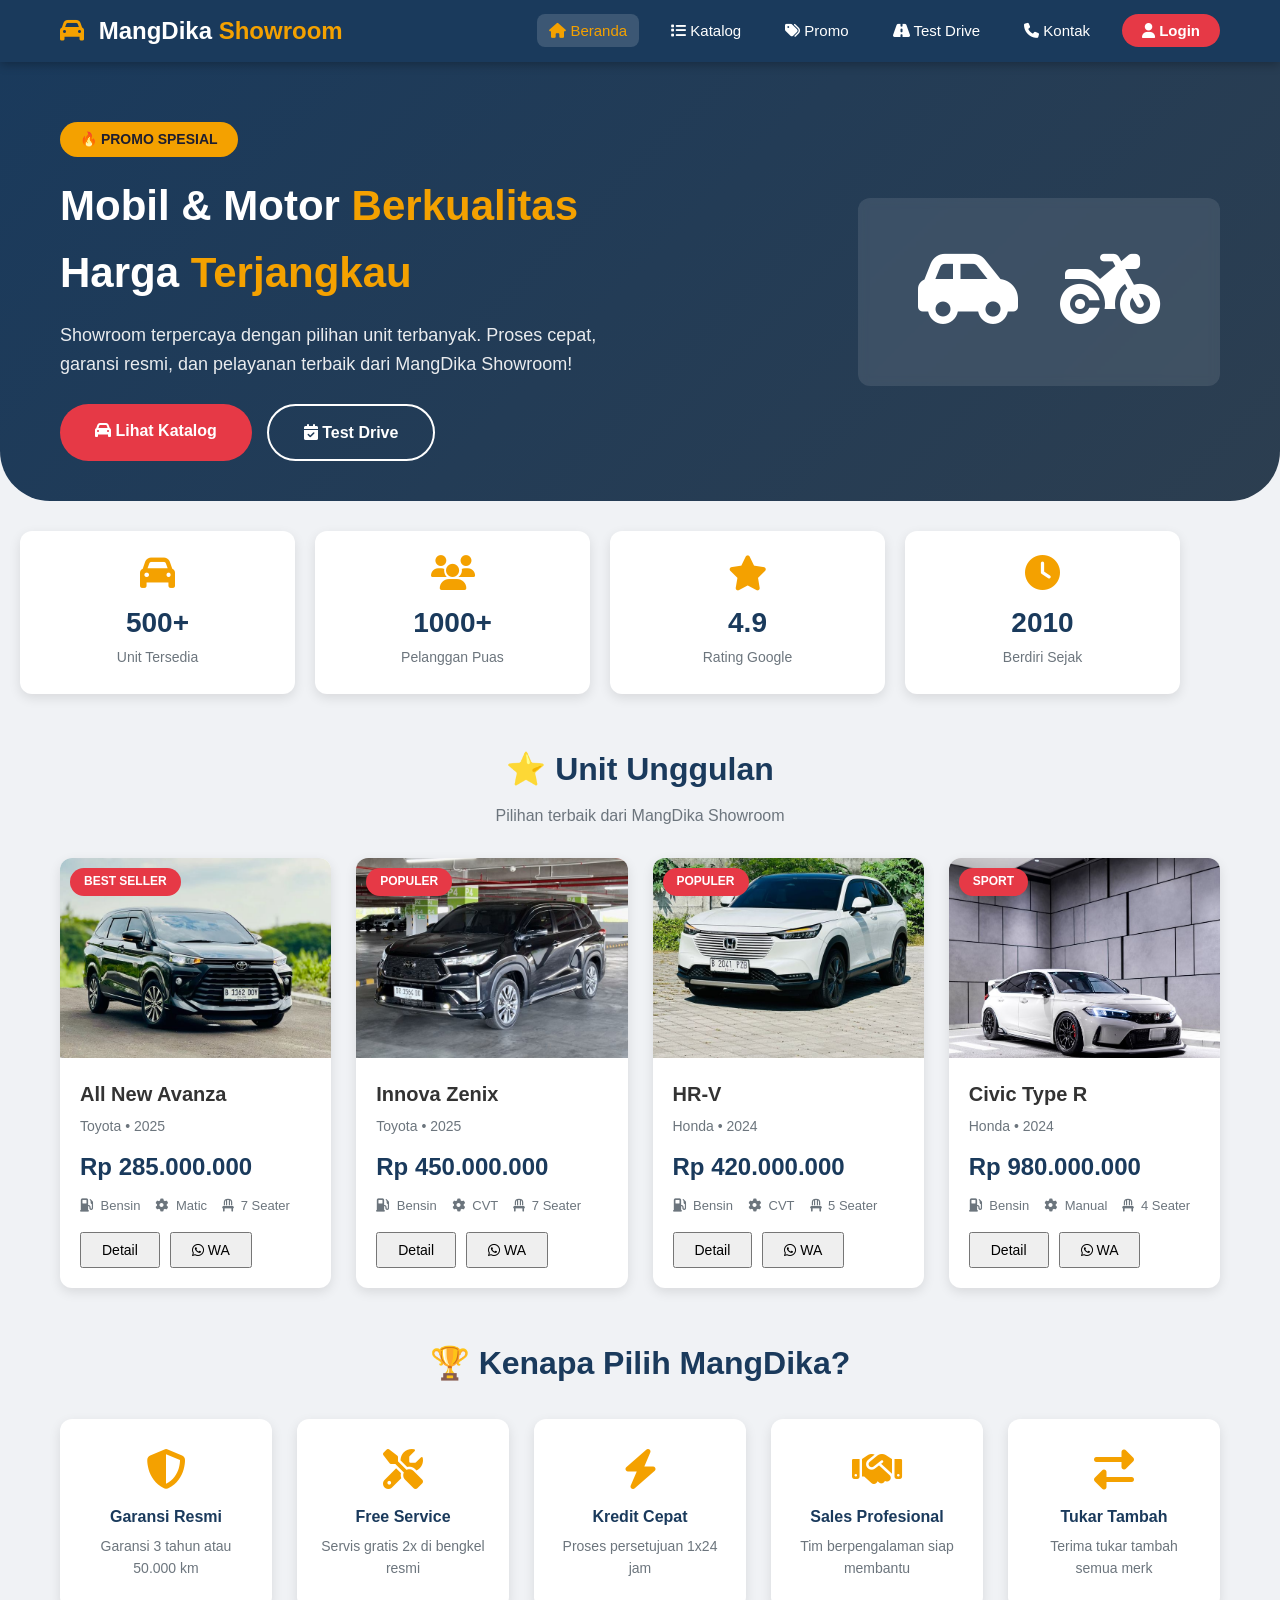
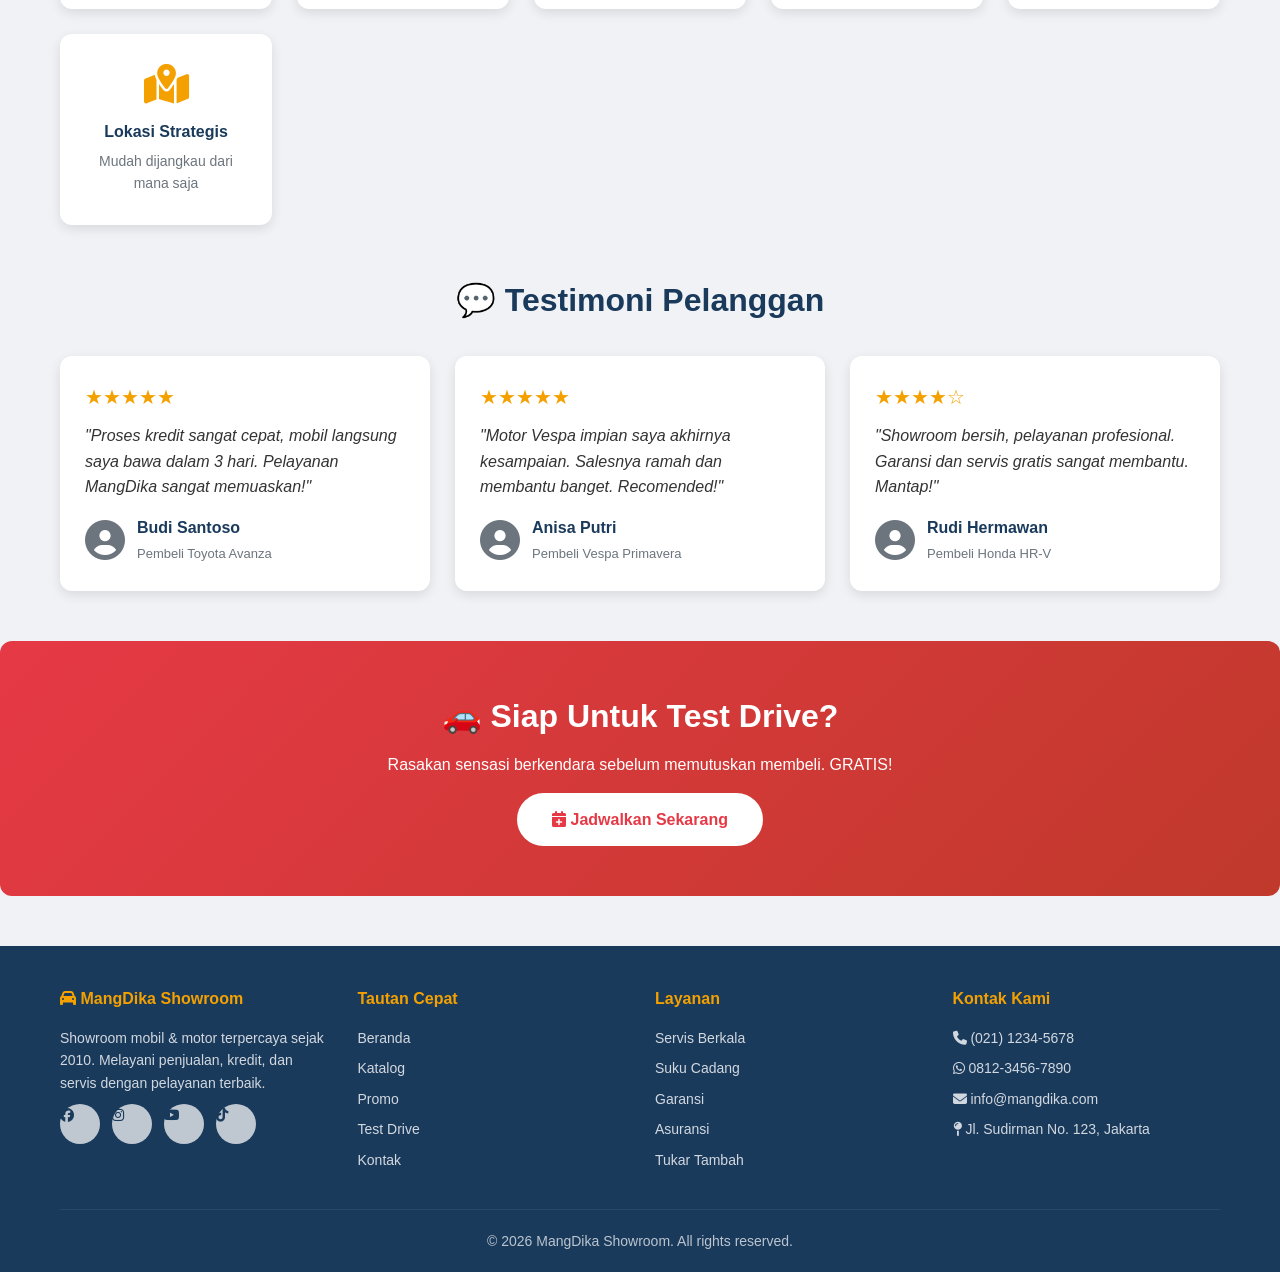
<file: index.html>
<!DOCTYPE html>
<html lang="id">
<head>
    <meta charset="UTF-8">
    <meta name="viewport" content="width=device-width, initial-scale=1.0">
    <title>MangDika Showroom - Beranda</title>
    <link rel="stylesheet" href="https://cdnjs.cloudflare.com/ajax/libs/font-awesome/6.5.0/css/all.min.css">
    <link rel="stylesheet" href="css/style.css">
</head>
<body>

    <!-- ===== NAVBAR ===== -->
    <nav class="navbar">
        <div class="container nav-container">
            <div class="logo">
                <i class="fas fa-car"></i> MangDika <span>Showroom</span>
            </div>
            
            <ul class="nav-menu" id="navMenu">
                <li><a href="index.html" class="active"><i class="fas fa-home"></i> Beranda</a></li>
                <li><a href="katalog.html"><i class="fas fa-list"></i> Katalog</a></li>
                <li><a href="promo.html"><i class="fas fa-tags"></i> Promo</a></li>
                <li><a href="testdrive.html"><i class="fas fa-road"></i> Test Drive</a></li>
                <li><a href="kontak.html"><i class="fas fa-phone"></i> Kontak</a></li>
                <li><a href="login.html" class="btn-login"><i class="fas fa-user"></i> Login</a></li>
            </ul>
            
            <div class="hamburger" id="hamburger">
                <span></span>
                <span></span>
                <span></span>
            </div>
        </div>
    </nav>

    <!-- ===== HERO ===== -->
    <section class="hero">
        <div class="container hero-content">
            <div class="hero-text">
                <div class="hero-badge">🔥 PROMO SPESIAL</div>
                <h1>Mobil & Motor <span>Berkualitas</span><br>Harga <span>Terjangkau</span></h1>
                <p>Showroom terpercaya dengan pilihan unit terbanyak. Proses cepat, garansi resmi, dan pelayanan terbaik dari MangDika Showroom!</p>
                <div class="hero-buttons">
                    <a href="katalog.html" class="btn btn-primary"><i class="fas fa-car"></i> Lihat Katalog</a>
                    <a href="testdrive.html" class="btn btn-outline"><i class="fas fa-calendar-check"></i> Test Drive</a>
                </div>
            </div>
            <div class="hero-image">
                <i class="fas fa-car-side"></i>
                <i class="fas fa-motorcycle"></i>
            </div>
        </div>
    </section>

    <!-- ===== STATISTIK ===== -->
    <section class="stats">
        <div class="container stats-grid">
            <div class="stat-item">
                <i class="fas fa-car"></i>
                <h3>500+</h3>
                <p>Unit Tersedia</p>
            </div>
            <div class="stat-item">
                <i class="fas fa-users"></i>
                <h3>1000+</h3>
                <p>Pelanggan Puas</p>
            </div>
            <div class="stat-item">
                <i class="fas fa-star"></i>
                <h3>4.9</h3>
                <p>Rating Google</p>
            </div>
            <div class="stat-item">
                <i class="fas fa-clock"></i>
                <h3>2010</h3>
                <p>Berdiri Sejak</p>
            </div>
        </div>
    </section>

    <!-- ===== UNIT UNGGULAN ===== -->
    <section class="featured">
        <div class="container">
            <div class="section-title">
                <h2>⭐ Unit Unggulan</h2>
                <p>Pilihan terbaik dari MangDika Showroom</p>
            </div>
            <div class="unit-grid" id="featuredUnits">
                <!-- Unit akan di-load via JavaScript -->
            </div>
        </div>
    </section>

    <!-- ===== KEUNGGULAN ===== -->
    <section class="advantages">
        <div class="container">
            <div class="section-title">
                <h2>🏆 Kenapa Pilih MangDika?</h2>
            </div>
            <div class="advantages-grid">
                <div class="advantage-item">
                    <i class="fas fa-shield-alt"></i>
                    <h4>Garansi Resmi</h4>
                    <p>Garansi 3 tahun atau 50.000 km</p>
                </div>
                <div class="advantage-item">
                    <i class="fas fa-tools"></i>
                    <h4>Free Service</h4>
                    <p>Servis gratis 2x di bengkel resmi</p>
                </div>
                <div class="advantage-item">
                    <i class="fas fa-bolt"></i>
                    <h4>Kredit Cepat</h4>
                    <p>Proses persetujuan 1x24 jam</p>
                </div>
                <div class="advantage-item">
                    <i class="fas fa-handshake"></i>
                    <h4>Sales Profesional</h4>
                    <p>Tim berpengalaman siap membantu</p>
                </div>
                <div class="advantage-item">
                    <i class="fas fa-exchange-alt"></i>
                    <h4>Tukar Tambah</h4>
                    <p>Terima tukar tambah semua merk</p>
                </div>
                <div class="advantage-item">
                    <i class="fas fa-map-marked-alt"></i>
                    <h4>Lokasi Strategis</h4>
                    <p>Mudah dijangkau dari mana saja</p>
                </div>
            </div>
        </div>
    </section>

    <!-- ===== TESTIMONI ===== -->
    <section class="testimonials">
        <div class="container">
            <div class="section-title">
                <h2>💬 Testimoni Pelanggan</h2>
            </div>
            <div class="testimoni-grid">
                <div class="testi-card">
                    <div class="stars">★★★★★</div>
                    <p>"Proses kredit sangat cepat, mobil langsung saya bawa dalam 3 hari. Pelayanan MangDika sangat memuaskan!"</p>
                    <div class="testi-author">
                        <i class="fas fa-user-circle"></i>
                        <div>
                            <strong>Budi Santoso</strong>
                            <span>Pembeli Toyota Avanza</span>
                        </div>
                    </div>
                </div>
                <div class="testi-card">
                    <div class="stars">★★★★★</div>
                    <p>"Motor Vespa impian saya akhirnya kesampaian. Salesnya ramah dan membantu banget. Recomended!"</p>
                    <div class="testi-author">
                        <i class="fas fa-user-circle"></i>
                        <div>
                            <strong>Anisa Putri</strong>
                            <span>Pembeli Vespa Primavera</span>
                        </div>
                    </div>
                </div>
                <div class="testi-card">
                    <div class="stars">★★★★☆</div>
                    <p>"Showroom bersih, pelayanan profesional. Garansi dan servis gratis sangat membantu. Mantap!"</p>
                    <div class="testi-author">
                        <i class="fas fa-user-circle"></i>
                        <div>
                            <strong>Rudi Hermawan</strong>
                            <span>Pembeli Honda HR-V</span>
                        </div>
                    </div>
                </div>
            </div>
        </div>
    </section>

    <!-- ===== CTA ===== -->
    <section class="cta-banner">
        <div class="container">
            <h2>🚗 Siap Untuk Test Drive?</h2>
            <p>Rasakan sensasi berkendara sebelum memutuskan membeli. GRATIS!</p>
            <a href="testdrive.html" class="btn btn-white"><i class="fas fa-calendar-plus"></i> Jadwalkan Sekarang</a>
        </div>
    </section>

    <!-- ===== FOOTER ===== -->
    <footer>
        <div class="container">
            <div class="footer-grid">
                <div>
                    <h4><i class="fas fa-car"></i> MangDika Showroom</h4>
                    <p>Showroom mobil & motor terpercaya sejak 2010. Melayani penjualan, kredit, dan servis dengan pelayanan terbaik.</p>
                    <div class="social-icons">
                        <a href="#"><i class="fab fa-facebook"></i></a>
                        <a href="#"><i class="fab fa-instagram"></i></a>
                        <a href="#"><i class="fab fa-youtube"></i></a>
                        <a href="#"><i class="fab fa-tiktok"></i></a>
                    </div>
                </div>
                <div>
                    <h4>Tautan Cepat</h4>
                    <a href="index.html">Beranda</a>
                    <a href="katalog.html">Katalog</a>
                    <a href="promo.html">Promo</a>
                    <a href="testdrive.html">Test Drive</a>
                    <a href="kontak.html">Kontak</a>
                </div>
                <div>
                    <h4>Layanan</h4>
                    <a href="#">Servis Berkala</a>
                    <a href="#">Suku Cadang</a>
                    <a href="#">Garansi</a>
                    <a href="#">Asuransi</a>
                    <a href="#">Tukar Tambah</a>
                </div>
                <div>
                    <h4>Kontak Kami</h4>
                    <p><i class="fas fa-phone"></i> (021) 1234-5678</p>
                    <p><i class="fab fa-whatsapp"></i> 0812-3456-7890</p>
                    <p><i class="fas fa-envelope"></i> info@mangdika.com</p>
                    <p><i class="fas fa-map-pin"></i> Jl. Sudirman No. 123, Jakarta</p>
                </div>
            </div>
            <div class="footer-bottom">
                &copy; 2026 MangDika Showroom. All rights reserved.
            </div>
        </div>
    </footer>

    <script src="js/main.js"></script>
</body>
</html>
</file>
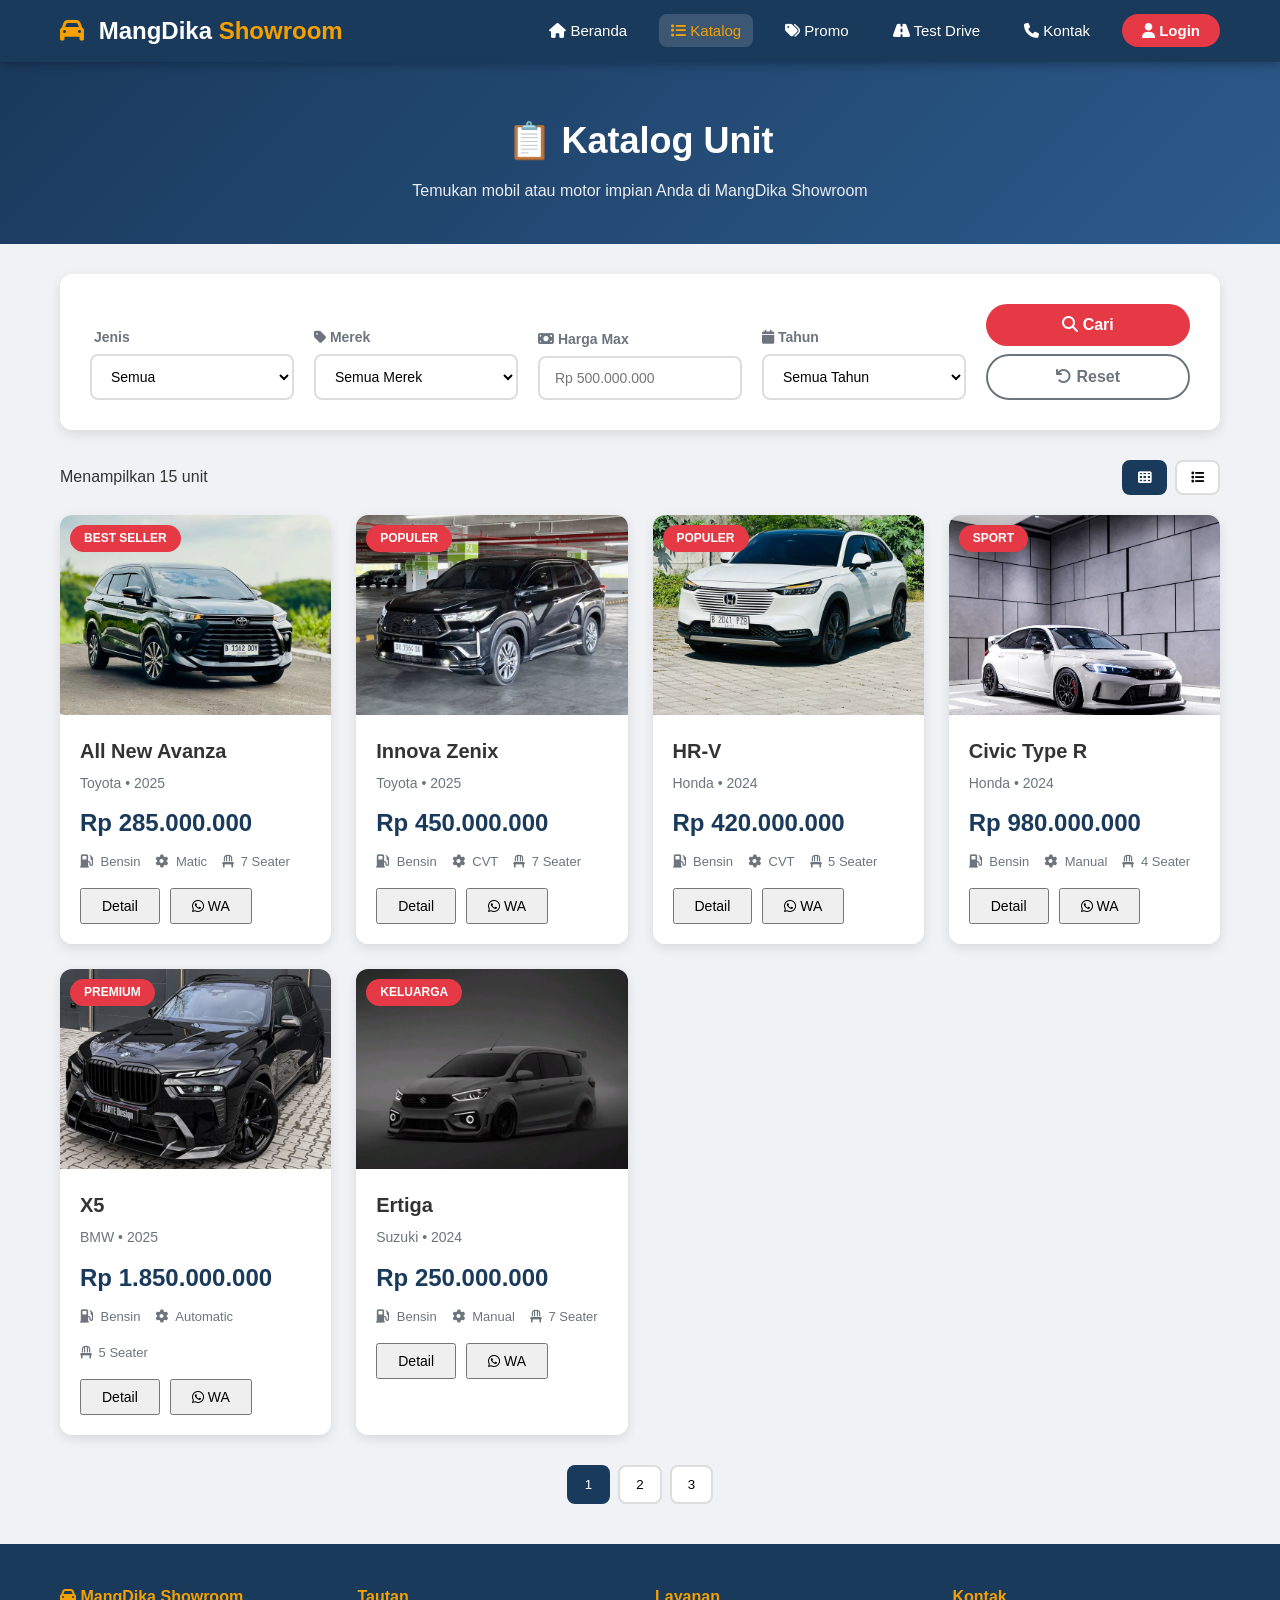
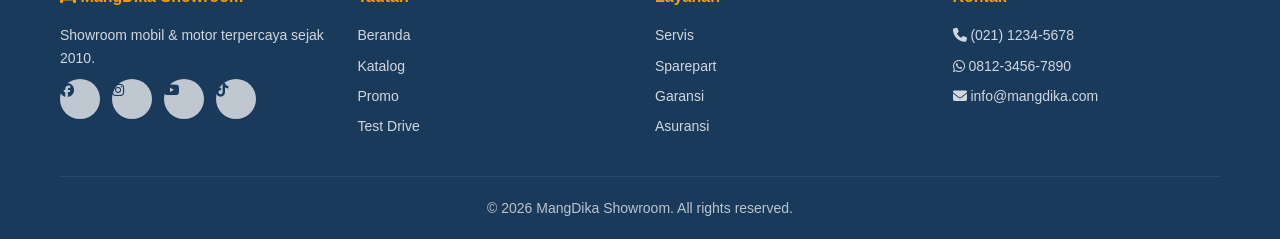
<file: katalog.html>
<!DOCTYPE html>
<html lang="id">
<head>
    <meta charset="UTF-8">
    <meta name="viewport" content="width=device-width, initial-scale=1.0">
    <title>MangDika Showroom - Katalog</title>
    <link rel="stylesheet" href="https://cdnjs.cloudflare.com/ajax/libs/font-awesome/6.5.0/css/all.min.css">
    <link rel="stylesheet" href="css/style.css">
</head>
<body>

    <!-- ===== NAVBAR ===== -->
    <nav class="navbar">
        <div class="container nav-container">
            <div class="logo">
                <i class="fas fa-car"></i> MangDika <span>Showroom</span>
            </div>
            <ul class="nav-menu" id="navMenu">
                <li><a href="index.html"><i class="fas fa-home"></i> Beranda</a></li>
                <li><a href="katalog.html" class="active"><i class="fas fa-list"></i> Katalog</a></li>
                <li><a href="promo.html"><i class="fas fa-tags"></i> Promo</a></li>
                <li><a href="testdrive.html"><i class="fas fa-road"></i> Test Drive</a></li>
                <li><a href="kontak.html"><i class="fas fa-phone"></i> Kontak</a></li>
                <li><a href="login.html" class="btn-login"><i class="fas fa-user"></i> Login</a></li>
            </ul>
            <div class="hamburger" id="hamburger">
                <span></span>
                <span></span>
                <span></span>
            </div>
        </div>
    </nav>

    <!-- ===== PAGE HEADER ===== -->
    <section class="page-header">
        <div class="container">
            <h1>📋 Katalog Unit</h1>
            <p>Temukan mobil atau motor impian Anda di MangDika Showroom</p>
        </div>
    </section>

    <!-- ===== FILTER ===== -->
    <section class="filter-section">
        <div class="container">
            <div class="filter-container">
                <div class="filter-group">
                    <label><i class="fas fa-vehicle"></i> Jenis</label>
                    <select id="filterJenis">
                        <option value="all">Semua</option>
                        <option value="mobil">Mobil</option>
                        <option value="motor">Motor</option>
                    </select>
                </div>
                <div class="filter-group">
                    <label><i class="fas fa-tag"></i> Merek</label>
                    <select id="filterMerek">
                        <option value="all">Semua Merek</option>
                        <option value="toyota">Toyota</option>
                        <option value="honda">Honda</option>
                        <option value="bmw">BMW</option>
                        <option value="vespa">Vespa</option>
                        <option value="yamaha">Yamaha</option>
                        <option value="suzuki">Suzuki</option>
                        <option value="mitsubishi">Mitsubishi</option>
                    </select>
                </div>
                <div class="filter-group">
                    <label><i class="fas fa-money-bill"></i> Harga Max</label>
                    <input type="number" id="filterHarga" placeholder="Rp 500.000.000">
                </div>
                <div class="filter-group">
                    <label><i class="fas fa-calendar"></i> Tahun</label>
                    <select id="filterTahun">
                        <option value="all">Semua Tahun</option>
                        <option value="2025">2025</option>
                        <option value="2024">2024</option>
                        <option value="2023">2023</option>
                        <option value="2022">2022</option>
                        <option value="2021">2021</option>
                    </select>
                </div>
                <div class="filter-group">
                    <button id="btnFilter" class="btn btn-primary"><i class="fas fa-search"></i> Cari</button>
                    <button id="btnReset" class="btn btn-outline"><i class="fas fa-undo"></i> Reset</button>
                </div>
            </div>
        </div>
    </section>

    <!-- ===== KATALOG GRID ===== -->
    <section class="katalog-section">
        <div class="container">
            <div class="katalog-header">
                <span id="totalUnit">Menampilkan 0 unit</span>
                <div class="view-options">
                    <button class="view-btn active" data-view="grid"><i class="fas fa-th"></i></button>
                    <button class="view-btn" data-view="list"><i class="fas fa-list"></i></button>
                </div>
            </div>
            <div class="unit-grid" id="katalogGrid">
                <!-- Unit akan di-load via JavaScript -->
            </div>
            <div class="pagination" id="pagination">
                <!-- Pagination akan di-load via JavaScript -->
            </div>
        </div>
    </section>

    <!-- ===== FOOTER ===== -->
    <footer>
        <div class="container">
            <div class="footer-grid">
                <div>
                    <h4><i class="fas fa-car"></i> MangDika Showroom</h4>
                    <p>Showroom mobil & motor terpercaya sejak 2010.</p>
                    <div class="social-icons">
                        <a href="#"><i class="fab fa-facebook"></i></a>
                        <a href="#"><i class="fab fa-instagram"></i></a>
                        <a href="#"><i class="fab fa-youtube"></i></a>
                        <a href="#"><i class="fab fa-tiktok"></i></a>
                    </div>
                </div>
                <div>
                    <h4>Tautan</h4>
                    <a href="index.html">Beranda</a>
                    <a href="katalog.html">Katalog</a>
                    <a href="promo.html">Promo</a>
                    <a href="testdrive.html">Test Drive</a>
                </div>
                <div>
                    <h4>Layanan</h4>
                    <a href="#">Servis</a>
                    <a href="#">Sparepart</a>
                    <a href="#">Garansi</a>
                    <a href="#">Asuransi</a>
                </div>
                <div>
                    <h4>Kontak</h4>
                    <p><i class="fas fa-phone"></i> (021) 1234-5678</p>
                    <p><i class="fab fa-whatsapp"></i> 0812-3456-7890</p>
                    <p><i class="fas fa-envelope"></i> info@mangdika.com</p>
                </div>
            </div>
            <div class="footer-bottom">
                &copy; 2026 MangDika Showroom. All rights reserved.
            </div>
        </div>
    </footer>

    <script src="js/main.js"></script>
</body>
</html>
</file>
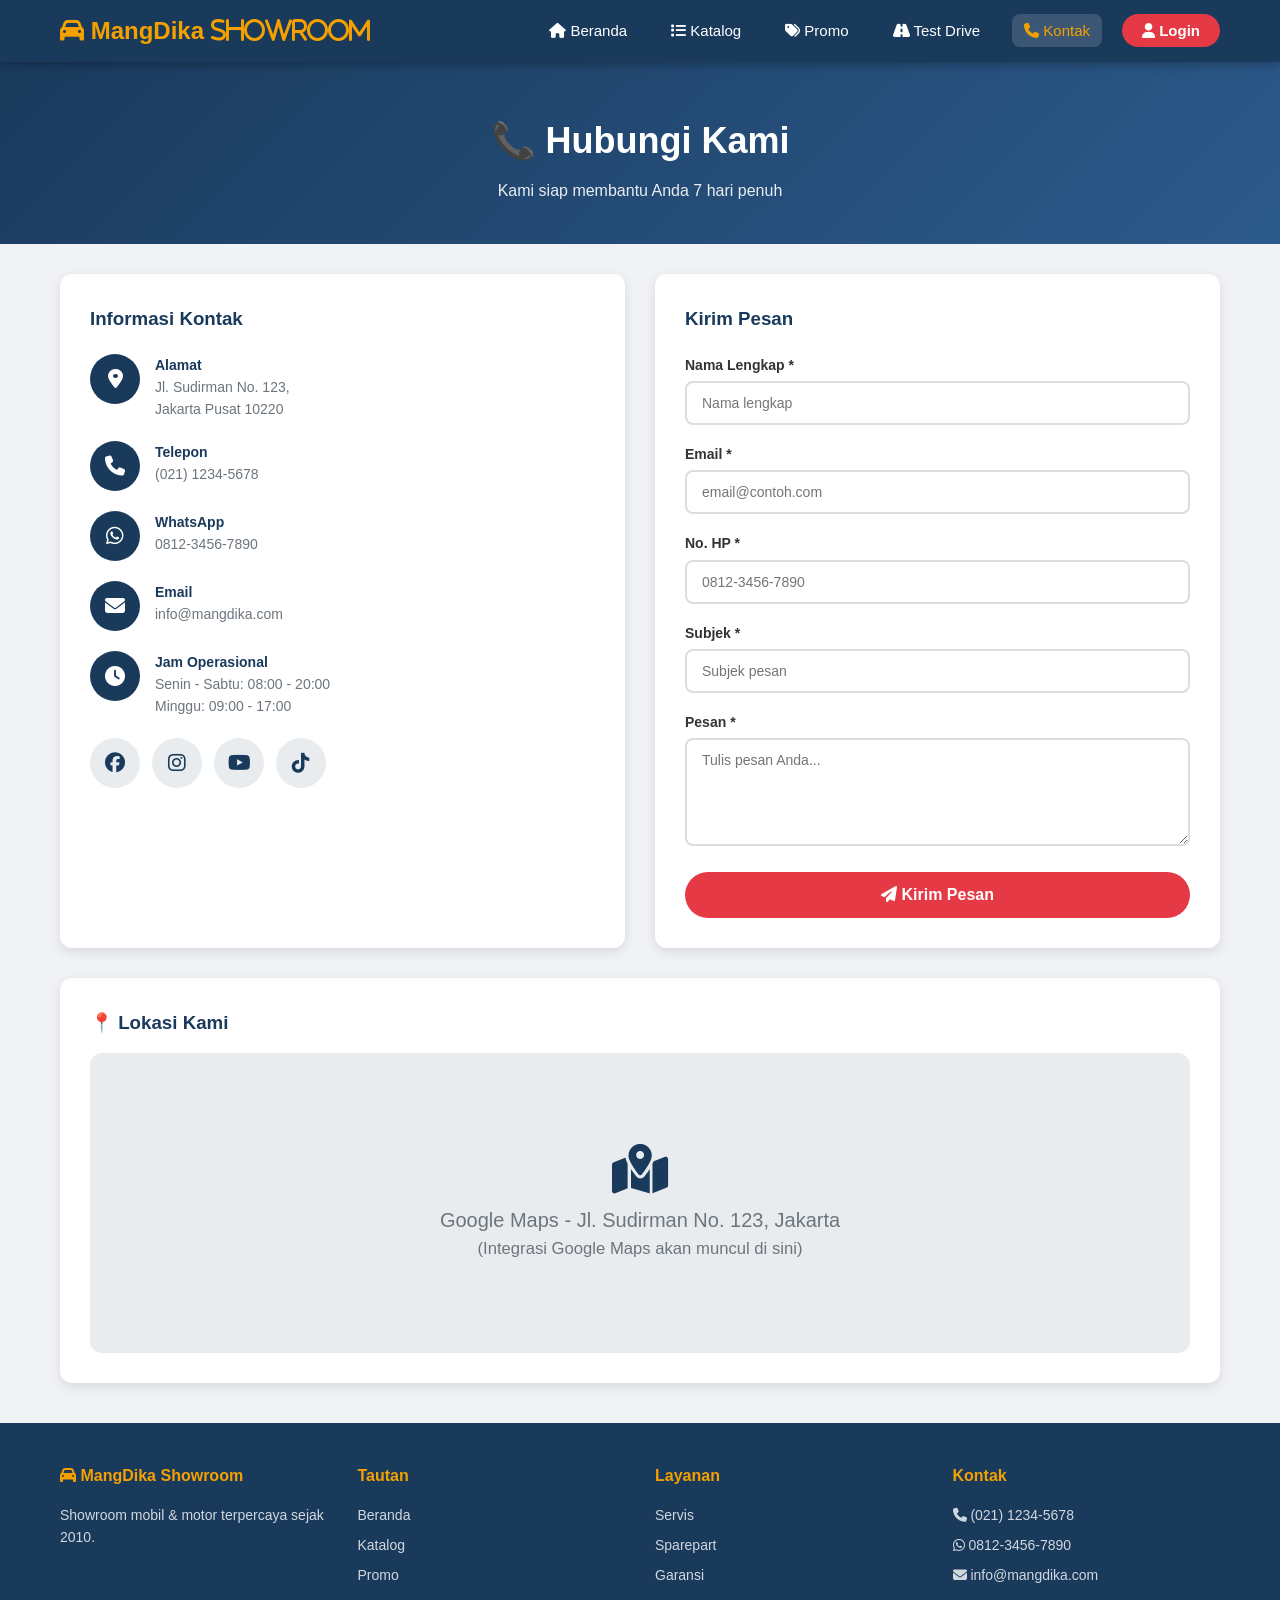
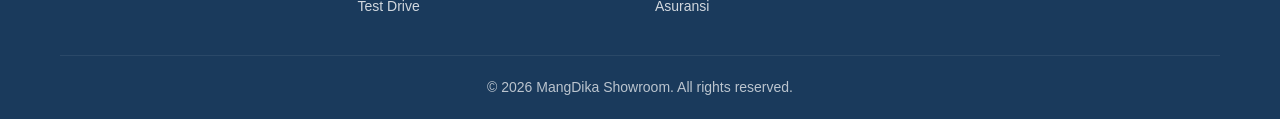
<file: kontak.html>
<!DOCTYPE html>
<html lang="id">
<head>
    <meta charset="UTF-8">
    <meta name="viewport" content="width=device-width, initial-scale=1.0">
    <title>MangDika Showroom - Kontak</title>
    <link rel="stylesheet" href="https://cdnjs.cloudflare.com/ajax/libs/font-awesome/6.5.0/css/all.min.css">
    <link rel="stylesheet" href="css/style.css">
</head>
<body>

    <!-- ===== NAVBAR ===== -->
    <nav class="navbar">
        <div class="container nav-container">
            <div class="logo">
                <i class="fas fa-car"><span> MangDika </span>Showroom</i>
            </div>
            <ul class="nav-menu" id="navMenu">
                <li><a href="index.html"><i class="fas fa-home"></i> Beranda</a></li>
                <li><a href="katalog.html"><i class="fas fa-list"></i> Katalog</a></li>
                <li><a href="promo.html"><i class="fas fa-tags"></i> Promo</a></li>
                <li><a href="testdrive.html"><i class="fas fa-road"></i> Test Drive</a></li>
                <li><a href="kontak.html" class="active"><i class="fas fa-phone"></i> Kontak</a></li>
                <li><a href="login.html" class="btn-login"><i class="fas fa-user"></i> Login</a></li>
            </ul>
            <div class="hamburger" id="hamburger">
                <span></span>
                <span></span>
                <span></span>
            </div>
        </div>
    </nav>

    <!-- ===== PAGE HEADER ===== -->
    <section class="page-header">
        <div class="container">
            <h1>📞 Hubungi Kami</h1>
            <p>Kami siap membantu Anda 7 hari penuh</p>
        </div>
    </section>

    <!-- ===== KONTAK ===== -->
    <section class="kontak-section">
        <div class="container">
            <div class="kontak-grid">
                <div class="kontak-info">
                    <h3>Informasi Kontak</h3>
                    
                    <div class="kontak-item">
                        <div class="kontak-icon"><i class="fas fa-map-marker-alt"></i></div>
                        <div>
                            <h4>Alamat</h4>
                            <p>Jl. Sudirman No. 123,<br>Jakarta Pusat 10220</p>
                        </div>
                    </div>

                    <div class="kontak-item">
                        <div class="kontak-icon"><i class="fas fa-phone"></i></div>
                        <div>
                            <h4>Telepon</h4>
                            <p>(021) 1234-5678</p>
                        </div>
                    </div>

                    <div class="kontak-item">
                        <div class="kontak-icon"><i class="fab fa-whatsapp"></i></div>
                        <div>
                            <h4>WhatsApp</h4>
                            <p>0812-3456-7890</p>
                        </div>
                    </div>

                    <div class="kontak-item">
                        <div class="kontak-icon"><i class="fas fa-envelope"></i></div>
                        <div>
                            <h4>Email</h4>
                            <p>info@mangdika.com</p>
                        </div>
                    </div>

                    <div class="kontak-item">
                        <div class="kontak-icon"><i class="fas fa-clock"></i></div>
                        <div>
                            <h4>Jam Operasional</h4>
                            <p>Senin - Sabtu: 08:00 - 20:00<br>Minggu: 09:00 - 17:00</p>
                        </div>
                    </div>

                    <div class="social-icons large">
                        <a href="#"><i class="fab fa-facebook"></i></a>
                        <a href="#"><i class="fab fa-instagram"></i></a>
                        <a href="#"><i class="fab fa-youtube"></i></a>
                        <a href="#"><i class="fab fa-tiktok"></i></a>
                    </div>
                </div>

                <div class="kontak-form">
                    <h3>Kirim Pesan</h3>
                    <form id="kontakForm">
                        <div class="form-group">
                            <label>Nama Lengkap *</label>
                            <input type="text" id="kName" placeholder="Nama lengkap" required>
                        </div>
                        <div class="form-group">
                            <label>Email *</label>
                            <input type="email" id="kEmail" placeholder="email@contoh.com" required>
                        </div>
                        <div class="form-group">
                            <label>No. HP *</label>
                            <input type="tel" id="kPhone" placeholder="0812-3456-7890" required>
                        </div>
                        <div class="form-group">
                            <label>Subjek *</label>
                            <input type="text" id="kSubject" placeholder="Subjek pesan" required>
                        </div>
                        <div class="form-group">
                            <label>Pesan *</label>
                            <textarea id="kMessage" rows="5" placeholder="Tulis pesan Anda..." required></textarea>
                        </div>
                        <button type="submit" class="btn btn-primary btn-block">
                            <i class="fas fa-paper-plane"></i> Kirim Pesan
                        </button>
                    </form>
                </div>
            </div>

            <!-- ===== MAP ===== -->
            <div class="map-container">
                <h3>📍 Lokasi Kami</h3>
                <div class="map-placeholder">
                    <i class="fas fa-map-marked-alt"></i>
                    <p>Google Maps - Jl. Sudirman No. 123, Jakarta</p>
                    <small>(Integrasi Google Maps akan muncul di sini)</small>
                </div>
            </div>
        </div>
    </section>

    <!-- ===== FOOTER ===== -->
    <footer>
        <div class="container">
            <div class="footer-grid">
                <div>
                    <h4><i class="fas fa-car"></i> MangDika Showroom</h4>
                    <p>Showroom mobil & motor terpercaya sejak 2010.</p>
                </div>
                <div>
                    <h4>Tautan</h4>
                    <a href="index.html">Beranda</a>
                    <a href="katalog.html">Katalog</a>
                    <a href="promo.html">Promo</a>
                    <a href="testdrive.html">Test Drive</a>
                </div>
                <div>
                    <h4>Layanan</h4>
                    <a href="#">Servis</a>
                    <a href="#">Sparepart</a>
                    <a href="#">Garansi</a>
                    <a href="#">Asuransi</a>
                </div>
                <div>
                    <h4>Kontak</h4>
                    <p><i class="fas fa-phone"></i> (021) 1234-5678</p>
                    <p><i class="fab fa-whatsapp"></i> 0812-3456-7890</p>
                    <p><i class="fas fa-envelope"></i> info@mangdika.com</p>
                </div>
            </div>
            <div class="footer-bottom">
                &copy; 2026 MangDika Showroom. All rights reserved.
            </div>
        </div>
    </footer>

    <script src="js/main.js"></script>
</body>
</html>
</file>
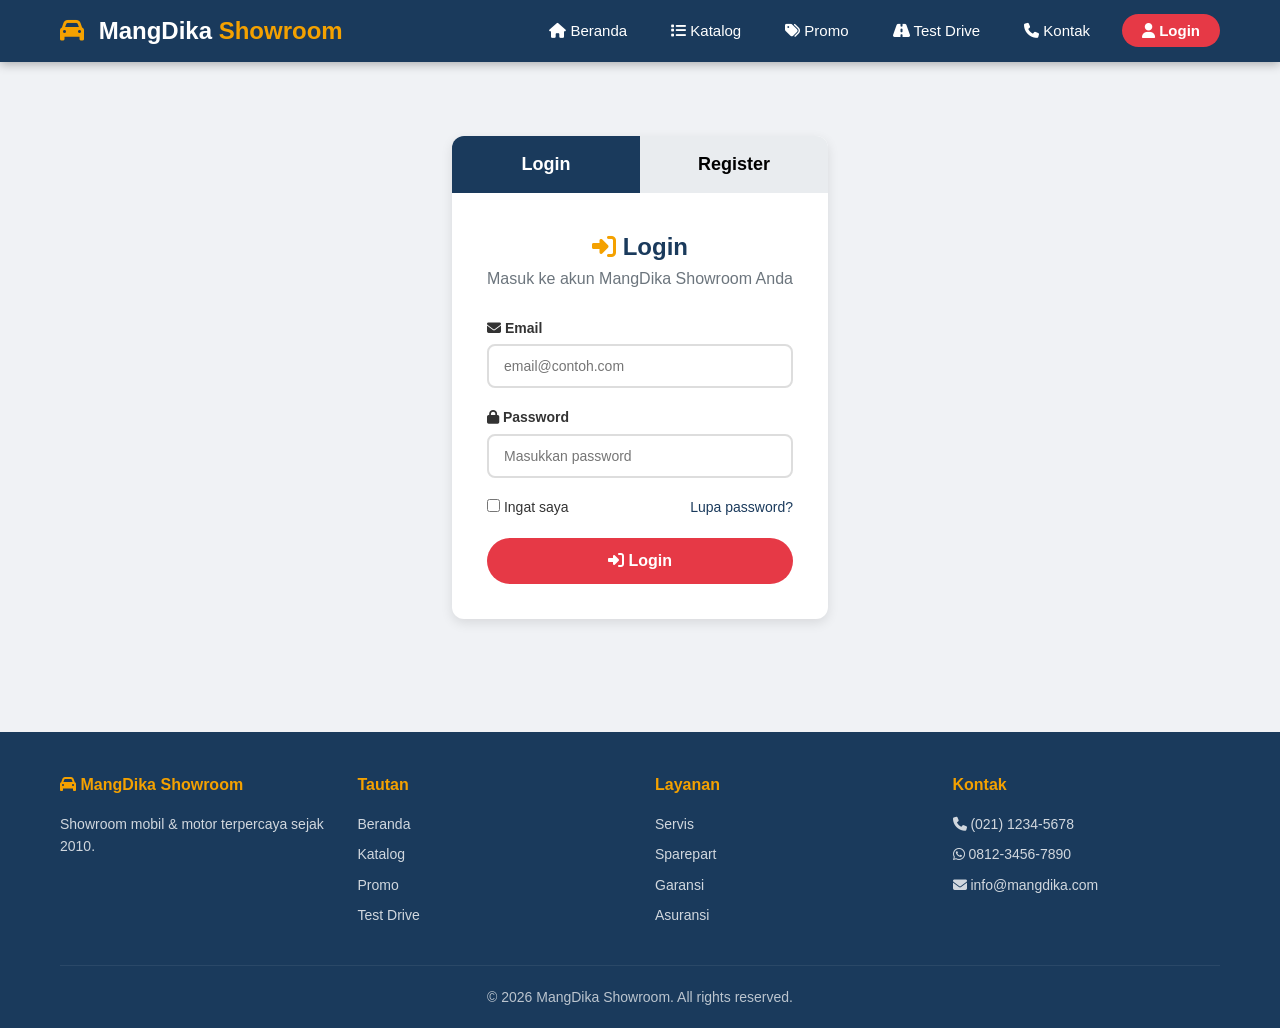
<file: login.html>
<!DOCTYPE html>
<html lang="id">
<head>
    <meta charset="UTF-8">
    <meta name="viewport" content="width=device-width, initial-scale=1.0">
    <title>MangDika Showroom - Login</title>
    <link rel="stylesheet" href="https://cdnjs.cloudflare.com/ajax/libs/font-awesome/6.5.0/css/all.min.css">
    <link rel="stylesheet" href="css/style.css">
</head>
<body>

    <!-- ===== NAVBAR ===== -->
    <nav class="navbar">
        <div class="container nav-container">
            <div class="logo">
                <i class="fas fa-car"></i> MangDika <span>Showroom</span>
            </div>
            <ul class="nav-menu" id="navMenu">
                <li><a href="index.html"><i class="fas fa-home"></i> Beranda</a></li>
                <li><a href="katalog.html"><i class="fas fa-list"></i> Katalog</a></li>
                <li><a href="promo.html"><i class="fas fa-tags"></i> Promo</a></li>
                <li><a href="testdrive.html"><i class="fas fa-road"></i> Test Drive</a></li>
                <li><a href="kontak.html"><i class="fas fa-phone"></i> Kontak</a></li>
                <li><a href="login.html" class="btn-login active"><i class="fas fa-user"></i> Login</a></li>
            </ul>
            <div class="hamburger" id="hamburger">
                <span></span>
                <span></span>
                <span></span>
            </div>
        </div>
    </nav>

    <!-- ===== LOGIN / REGISTER ===== -->
    <section class="auth-section">
        <div class="container">
            <div class="auth-container">
                <!-- Tab Login/Register -->
                <div class="auth-tabs">
                    <button class="auth-tab active" data-tab="login">Login</button>
                    <button class="auth-tab" data-tab="register">Register</button>
                </div>

                <!-- ===== LOGIN FORM ===== -->
                <div class="auth-form active" id="formLogin">
                    <h2><i class="fas fa-sign-in-alt"></i> Login</h2>
                    <p>Masuk ke akun MangDika Showroom Anda</p>
                    
                    <form id="loginForm">
                        <div class="form-group">
                            <label><i class="fas fa-envelope"></i> Email</label>
                            <input type="email" id="loginEmail" placeholder="email@contoh.com" required>
                        </div>
                        <div class="form-group">
                            <label><i class="fas fa-lock"></i> Password</label>
                            <input type="password" id="loginPassword" placeholder="Masukkan password" required>
                        </div>
                        <div class="form-options">
                            <label class="checkbox">
                                <input type="checkbox"> Ingat saya
                            </label>
                            <a href="#" class="forgot-password">Lupa password?</a>
                        </div>
                        <button type="submit" class="btn btn-primary btn-block">
                            <i class="fas fa-sign-in-alt"></i> Login
                        </button>
                    </form>
                </div>

                <!-- ===== REGISTER FORM ===== -->
                <div class="auth-form" id="formRegister">
                    <h2><i class="fas fa-user-plus"></i> Register</h2>
                    <p>Buat akun baru di MangDika Showroom</p>
                    
                    <form id="registerForm">
                        <div class="form-group">
                            <label><i class="fas fa-user"></i> Nama Lengkap</label>
                            <input type="text" id="regName" placeholder="Nama lengkap" required>
                        </div>
                        <div class="form-group">
                            <label><i class="fas fa-envelope"></i> Email</label>
                            <input type="email" id="regEmail" placeholder="email@contoh.com" required>
                        </div>
                        <div class="form-group">
                            <label><i class="fas fa-phone"></i> No. HP</label>
                            <input type="tel" id="regPhone" placeholder="0812-3456-7890" required>
                        </div>
                        <div class="form-group">
                            <label><i class="fas fa-lock"></i> Password</label>
                            <input type="password" id="regPassword" placeholder="Minimal 8 karakter" required minlength="8">
                        </div>
                        <div class="form-group">
                            <label><i class="fas fa-check-circle"></i> Konfirmasi Password</label>
                            <input type="password" id="regConfirm" placeholder="Ulangi password" required>
                        </div>
                        <div class="form-group checkbox">
                            <input type="checkbox" id="regAgree" required>
                            <label for="regAgree">Saya setuju dengan <a href="#">Syarat & Ketentuan</a></label>
                        </div>
                        <button type="submit" class="btn btn-primary btn-block">
                            <i class="fas fa-user-plus"></i> Daftar Sekarang
                        </button>
                    </form>
                </div>
            </div>
        </div>
    </section>

    <!-- ===== FOOTER ===== -->
    <footer>
        <div class="container">
            <div class="footer-grid">
                <div>
                    <h4><i class="fas fa-car"></i> MangDika Showroom</h4>
                    <p>Showroom mobil & motor terpercaya sejak 2010.</p>
                </div>
                <div>
                    <h4>Tautan</h4>
                    <a href="index.html">Beranda</a>
                    <a href="katalog.html">Katalog</a>
                    <a href="promo.html">Promo</a>
                    <a href="testdrive.html">Test Drive</a>
                </div>
                <div>
                    <h4>Layanan</h4>
                    <a href="#">Servis</a>
                    <a href="#">Sparepart</a>
                    <a href="#">Garansi</a>
                    <a href="#">Asuransi</a>
                </div>
                <div>
                    <h4>Kontak</h4>
                    <p><i class="fas fa-phone"></i> (021) 1234-5678</p>
                    <p><i class="fab fa-whatsapp"></i> 0812-3456-7890</p>
                    <p><i class="fas fa-envelope"></i> info@mangdika.com</p>
                </div>
            </div>
            <div class="footer-bottom">
                &copy; 2026 MangDika Showroom. All rights reserved.
            </div>
        </div>
    </footer>

    <script src="js/main.js"></script>
</body>
</html>
</file>
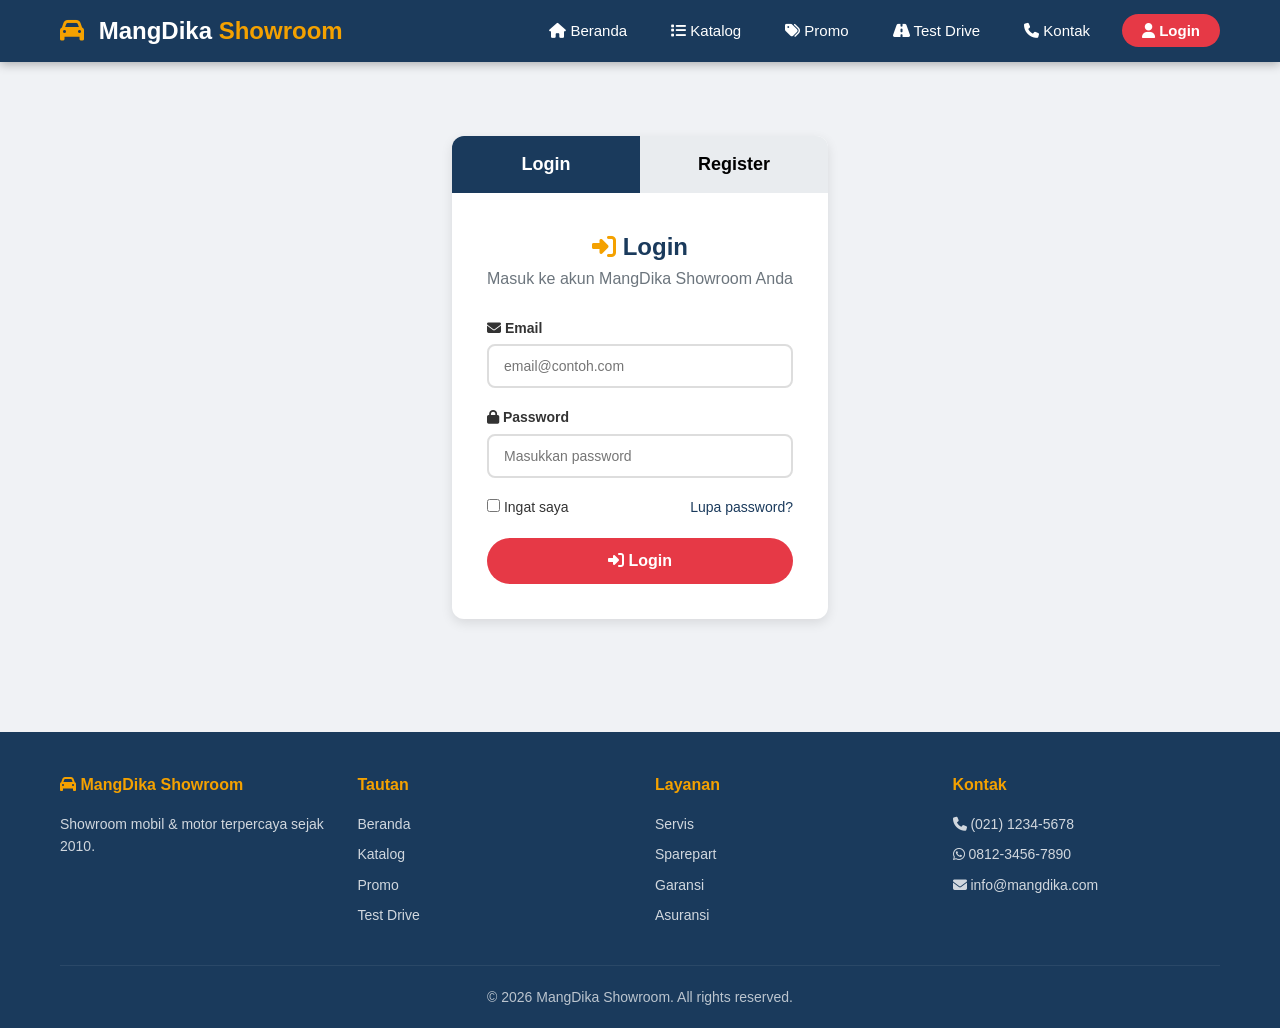
<file: profil.html>
<!DOCTYPE html>
<html lang="id">
<head>
    <meta charset="UTF-8">
    <meta name="viewport" content="width=device-width, initial-scale=1.0">
    <title>MangDika Showroom - Profil</title>
    <link rel="stylesheet" href="https://cdnjs.cloudflare.com/ajax/libs/font-awesome/6.5.0/css/all.min.css">
    <link rel="stylesheet" href="css/style.css">
</head>
<body>

    <!-- ===== NAVBAR ===== -->
    <nav class="navbar">
        <div class="container nav-container">
            <div class="logo">
                <i class="fas fa-car"></i> MangDika <span>Showroom</span>
            </div>
            <ul class="nav-menu" id="navMenu">
                <li><a href="index.html"><i class="fas fa-home"></i> Beranda</a></li>
                <li><a href="katalog.html"><i class="fas fa-list"></i> Katalog</a></li>
                <li><a href="promo.html"><i class="fas fa-tags"></i> Promo</a></li>
                <li><a href="testdrive.html"><i class="fas fa-road"></i> Test Drive</a></li>
                <li><a href="kontak.html"><i class="fas fa-phone"></i> Kontak</a></li>
                <li><a href="login.html" class="btn-login"><i class="fas fa-user"></i> Akun</a></li>
            </ul>
            <div class="hamburger" id="hamburger">
                <span></span>
                <span></span>
                <span></span>
            </div>
        </div>
    </nav>

    <!-- ===== PROFIL / DASHBOARD ===== -->
    <section class="profil-section">
        <div class="container">
            <div class="profil-container">
                <!-- Sidebar -->
                <aside class="profil-sidebar">
                    <div class="user-profile">
                        <div class="avatar">
                            <i class="fas fa-user-circle"></i>
                        </div>
                        <h3 id="userName">Dika</h3>
                        <p id="userEmail">dika332211@email.com</p>
                        <span class="badge">Member Premium</span>
                    </div>
                    
                    <nav class="profil-nav">
                        <a href="#" class="active" data-section="dashboard">
                            <i class="fas fa-th-large"></i> Dashboard
                        </a>
                        <a href="#" data-section="riwayat">
                            <i class="fas fa-history"></i> Riwayat Transaksi
                        </a>
                        <a href="#" data-section="testdrive-history">
                            <i class="fas fa-road"></i> Riwayat Test Drive
                        </a>
                        <a href="#" data-section="favorit">
                            <i class="fas fa-heart"></i> Unit Favorit
                        </a>
                        <a href="#" data-section="profile-edit">
                            <i class="fas fa-user-edit"></i> Edit Profil
                        </a>
                        <a href="#" id="btnLogout">
                            <i class="fas fa-sign-out-alt"></i> Logout
                        </a>
                    </nav>
                </aside>

                <!-- Content -->
                <main class="profil-content">
                    <!-- Dashboard -->
                    <div class="profil-section-content active" id="section-dashboard">
                        <h2>Dashboard</h2>
                        
                        <div class="dashboard-stats">
                            <div class="stat-box">
                                <i class="fas fa-car"></i>
                                <div>
                                    <h3>3</h3>
                                    <p>Unit Dibeli</p>
                                </div>
                            </div>
                            <div class="stat-box">
                                <i class="fas fa-road"></i>
                                <div>
                                    <h3>5</h3>
                                    <p>Test Drive</p>
                                </div>
                            </div>
                            <div class="stat-box">
                                <i class="fas fa-heart"></i>
                                <div>
                                    <h3>7</h3>
                                    <p>Unit Favorit</p>
                                </div>
                            </div>
                            <div class="stat-box">
                                <i class="fas fa-tags"></i>
                                <div>
                                    <h3>2</h3>
                                    <p>Promo Digunakan</p>
                                </div>
                            </div>
                        </div>

                        <div class="dashboard-activity">
                            <h3>Aktivitas Terakhir</h3>
                            <ul>
                                <li><i class="fas fa-car"></i> Test Drive Toyota Avanza - 10 Jan 2026</li>
                                <li><i class="fas fa-shopping-cart"></i> Pembelian Honda Beat - 5 Jan 2026</li>
                                <li><i class="fas fa-heart"></i> Menambahkan BMW X5 ke favorit - 2 Jan 2026</li>
                            </ul>
                        </div>
                    </div>

                    <!-- Riwayat Transaksi -->
                    <div class="profil-section-content" id="section-riwayat">
                        <h2>Riwayat Transaksi</h2>
                        <div class="table-wrapper">
                            <table>
                                <thead>
                                    <tr>
                                        <th>Tanggal</th>
                                        <th>Unit</th>
                                        <th>Harga</th>
                                        <th>Metode</th>
                                        <th>Status</th>
                                    </tr>
                                </thead>
                                <tbody>
                                    <tr>
                                        <td>05/01/2026</td>
                                        <td>Honda Beat</td>
                                        <td>Rp 18.500.000</td>
                                        <td>Tunai</td>
                                        <td><span class="status success">Selesai</span></td>
                                    </tr>
                                    <tr>
                                        <td>20/12/2025</td>
                                        <td>Toyota Avanza</td>
                                        <td>Rp 285.000.000</td>
                                        <td>Kredit</td>
                                        <td><span class="status warning">Proses</span></td>
                                    </tr>
                                    <tr>
                                        <td>10/11/2025</td>
                                        <td>Vespa Primavera</td>
                                        <td>Rp 48.000.000</td>
                                        <td>Tunai</td>
                                        <td><span class="status success">Selesai</span></td>
                                    </tr>
                                </tbody>
                            </table>
                        </div>
                    </div>

                    <!-- Riwayat Test Drive -->
                    <div class="profil-section-content" id="section-testdrive-history">
                        <h2>Riwayat Test Drive</h2>
                        <div class="table-wrapper">
                            <table>
                                <thead>
                                    <tr>
                                        <th>Tanggal</th>
                                        <th>Unit</th>
                                        <th>Jam</th>
                                        <th>Status</th>
                                    </tr>
                                </thead>
                                <tbody>
                                    <tr>
                                        <td>10/01/2026</td>
                                        <td>Toyota Avanza</td>
                                        <td>10:00</td>
                                        <td><span class="status success">Selesai</span></td>
                                    </tr>
                                    <tr>
                                        <td>05/01/2026</td>
                                        <td>Honda HR-V</td>
                                        <td>14:00</td>
                                        <td><span class="status success">Selesai</span></td>
                                    </tr>
                                    <tr>
                                        <td>28/12/2025</td>
                                        <td>BMW X5</td>
                                        <td>09:00</td>
                                        <td><span class="status pending">Menunggu</span></td>
                                    </tr>
                                </tbody>
                            </table>
                        </div>
                    </div>

                    <!-- Favorit -->
                    <div class="profil-section-content" id="section-favorit">
                        <h2>Unit Favorit</h2>
                        <div class="favorit-grid">
                            <div class="favorit-card">
                                <i class="fas fa-car"></i>
                                <h4>BMW X5</h4>
                                <p>Rp 1.850.000.000</p>
                                <button class="btn btn-small btn-primary">Lihat Detail</button>
                            </div>
                            <div class="favorit-card">
                                <i class="fas fa-motorcycle"></i>
                                <h4>Vespa Primavera</h4>
                                <p>Rp 48.000.000</p>
                                <button class="btn btn-small btn-primary">Lihat Detail</button>
                            </div>
                            <div class="favorit-card">
                                <i class="fas fa-car"></i>
                                <h4>Toyota Innova</h4>
                                <p>Rp 350.000.000</p>
                                <button class="btn btn-small btn-primary">Lihat Detail</button>
                            </div>
                        </div>
                    </div>

                    <!-- Edit Profil -->
                    <div class="profil-section-content" id="section-profile-edit">
                        <h2>Edit Profil</h2>
                        <form id="editProfileForm">
                            <div class="form-group">
                                <label>Nama Lengkap</label>
                                <input type="text" value="Dika">
                            </div>
                            <div class="form-group">
                                <label>Email</label>
                                <input type="email" value="dika332211@email.com">
                            </div>
                            <div class="form-group">
                                <label>No. HP</label>
                                <input type="tel" value="0812-3456-7890">
                            </div>
                            <div class="form-group">
                                <label>Alamat</label>
                                <textarea rows="3">Jl. Contoh No. 456, Jakarta</textarea>
                            </div>
                            <button type="submit" class="btn btn-primary">Simpan Perubahan</button>
                        </form>
                    </div>
                </main>
            </div>
        </div>
    </section>

    <!-- ===== FOOTER ===== -->
    <footer>
        <div class="container">
            <div class="footer-grid">
                <div>
                    <h4><i class="fas fa-car"></i> MangDika Showroom</h4>
                    <p>Showroom mobil & motor terpercaya sejak 2010.</p>
                </div>
                <div>
                    <h4>Tautan</h4>
                    <a href="index.html">Beranda</a>
                    <a href="katalog.html">Katalog</a>
                    <a href="promo.html">Promo</a>
                    <a href="testdrive.html">Test Drive</a>
                </div>
                <div>
                    <h4>Layanan</h4>
                    <a href="#">Servis</a>
                    <a href="#">Sparepart</a>
                    <a href="#">Garansi</a>
                    <a href="#">Asuransi</a>
                </div>
                <div>
                    <h4>Kontak</h4>
                    <p><i class="fas fa-phone"></i> (021) 1234-5678</p>
                    <p><i class="fab fa-whatsapp"></i> 0812-3456-7890</p>
                    <p><i class="fas fa-envelope"></i> info@mangdika.com</p>
                </div>
            </div>
            <div class="footer-bottom">
                &copy; 2026 MangDika Showroom. All rights reserved.
            </div>
        </div>
    </footer>

    <script src="js/main.js"></script>
</body>
</html>
</file>
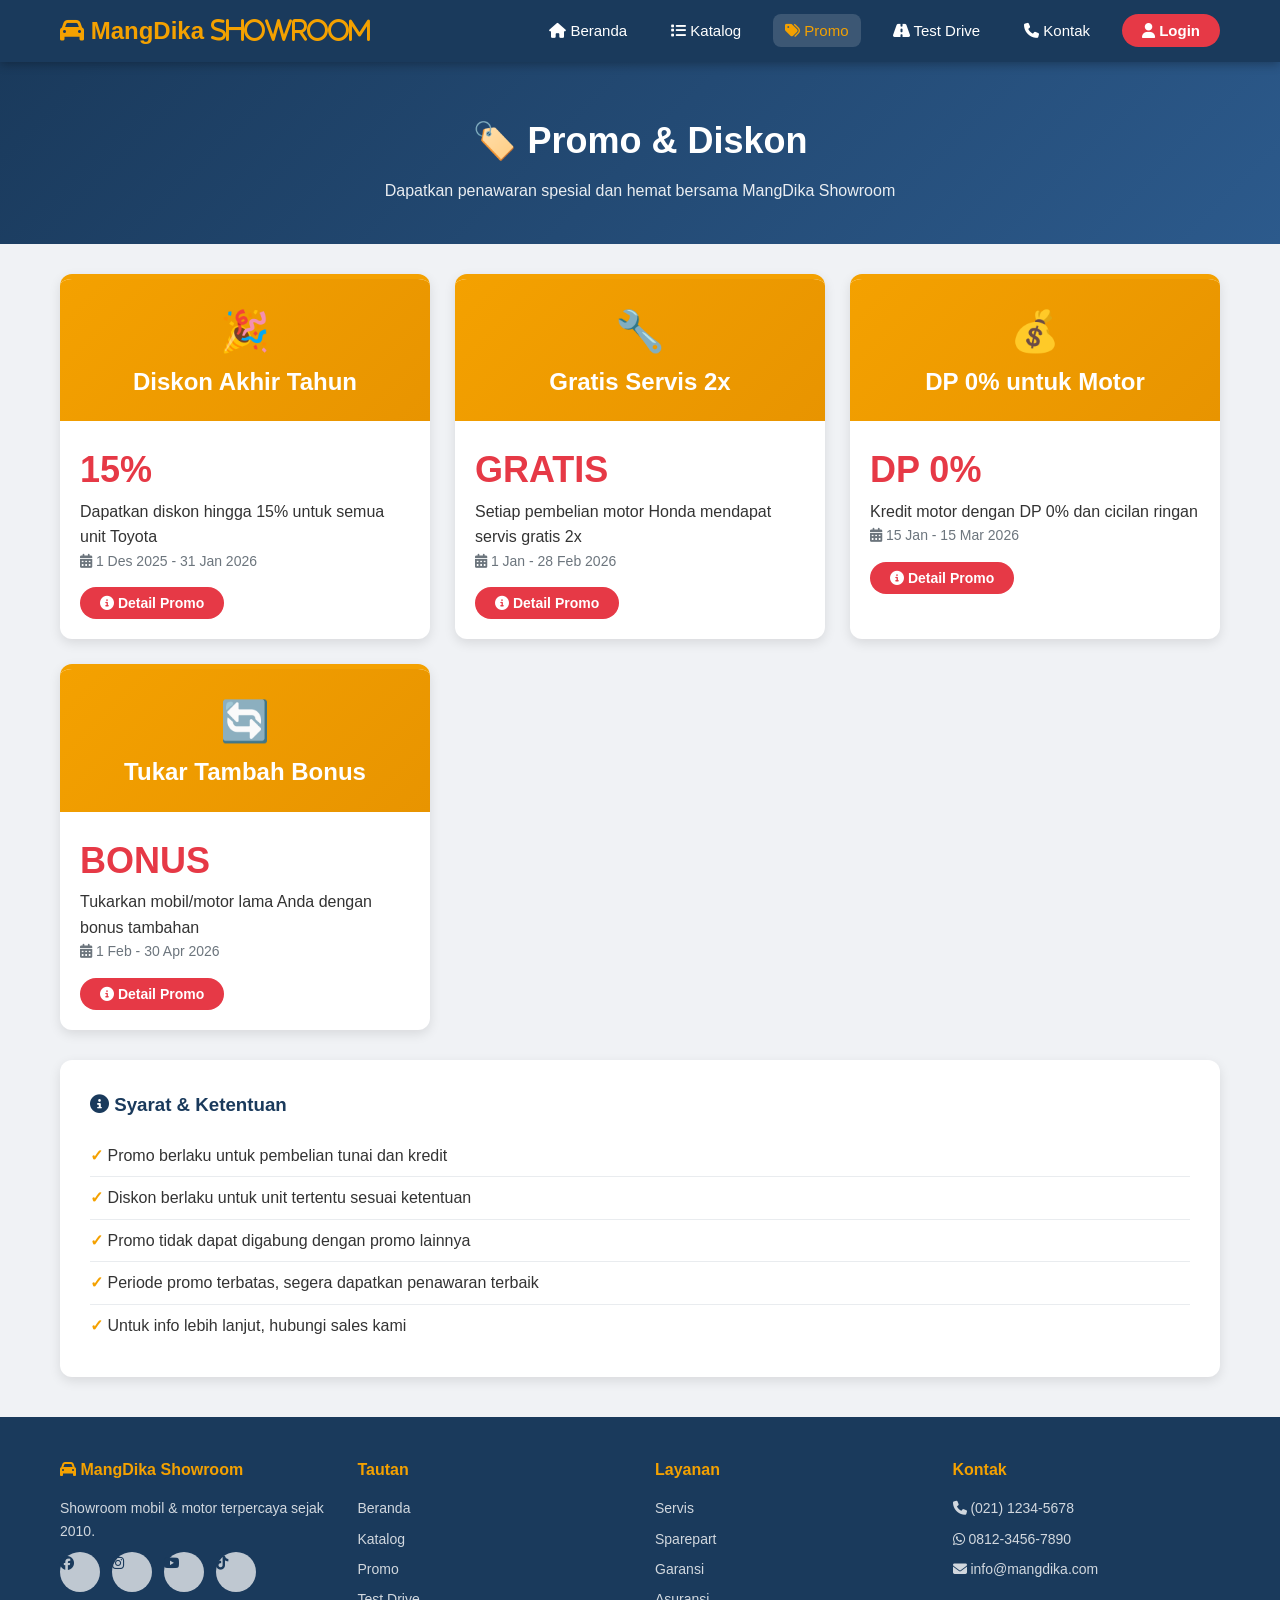
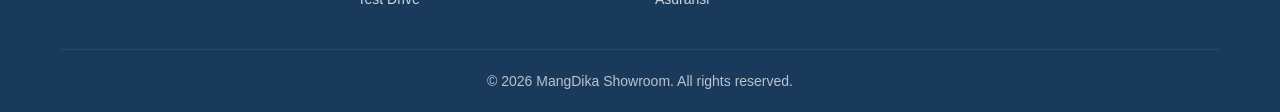
<file: promo.html>
<!DOCTYPE html>
<html lang="id">
<head>
    <meta charset="UTF-8">
    <meta name="viewport" content="width=device-width, initial-scale=1.0">
    <title>MangDika Showroom - Promo</title>
    <link rel="stylesheet" href="https://cdnjs.cloudflare.com/ajax/libs/font-awesome/6.5.0/css/all.min.css">
    <link rel="stylesheet" href="css/style.css">
</head>
<body>

    <!-- ===== NAVBAR ===== -->
    <nav class="navbar">
        <div class="container nav-container">
            <div class="logo">
                <i class="fas fa-car"><span> MangDika </span>Showroom</i>
            </div>
            <ul class="nav-menu" id="navMenu">
                <li><a href="index.html"><i class="fas fa-home"></i> Beranda</a></li>
                <li><a href="katalog.html"><i class="fas fa-list"></i> Katalog</a></li>
                <li><a href="promo.html" class="active"><i class="fas fa-tags"></i> Promo</a></li>
                <li><a href="testdrive.html"><i class="fas fa-road"></i> Test Drive</a></li>
                <li><a href="kontak.html"><i class="fas fa-phone"></i> Kontak</a></li>
                <li><a href="login.html" class="btn-login"><i class="fas fa-user"></i> Login</a></li>
            </ul>
            <div class="hamburger" id="hamburger">
                <span></span>
                <span></span>
                <span></span>
            </div>
        </div>
    </nav>

    <!-- ===== PAGE HEADER ===== -->
    <section class="page-header">
        <div class="container">
            <h1>🏷️ Promo & Diskon</h1>
            <p>Dapatkan penawaran spesial dan hemat bersama MangDika Showroom</p>
        </div>
    </section>

    <!-- ===== PROMO AKTIF ===== -->
    <section class="promo-section">
        <div class="container">
            <div class="promo-grid" id="promoGrid">
                <!-- Promo akan di-load via JavaScript -->
            </div>
        </div>
    </section>

    <!-- ===== SYARAT & KETENTUAN ===== -->
    <section class="terms-section">
        <div class="container">
            <div class="terms-card">
                <h3><i class="fas fa-info-circle"></i> Syarat & Ketentuan</h3>
                <ul>
                    <li>Promo berlaku untuk pembelian tunai dan kredit</li>
                    <li>Diskon berlaku untuk unit tertentu sesuai ketentuan</li>
                    <li>Promo tidak dapat digabung dengan promo lainnya</li>
                    <li>Periode promo terbatas, segera dapatkan penawaran terbaik</li>
                    <li>Untuk info lebih lanjut, hubungi sales kami</li>
                </ul>
            </div>
        </div>
    </section>

    <!-- ===== FOOTER ===== -->
    <footer>
        <div class="container">
            <div class="footer-grid">
                <div>
                    <h4><i class="fas fa-car"></i> MangDika Showroom</h4>
                    <p>Showroom mobil & motor terpercaya sejak 2010.</p>
                    <div class="social-icons">
                        <a href="#"><i class="fab fa-facebook"></i></a>
                        <a href="#"><i class="fab fa-instagram"></i></a>
                        <a href="#"><i class="fab fa-youtube"></i></a>
                        <a href="#"><i class="fab fa-tiktok"></i></a>
                    </div>
                </div>
                <div>
                    <h4>Tautan</h4>
                    <a href="index.html">Beranda</a>
                    <a href="katalog.html">Katalog</a>
                    <a href="promo.html">Promo</a>
                    <a href="testdrive.html">Test Drive</a>
                </div>
                <div>
                    <h4>Layanan</h4>
                    <a href="#">Servis</a>
                    <a href="#">Sparepart</a>
                    <a href="#">Garansi</a>
                    <a href="#">Asuransi</a>
                </div>
                <div>
                    <h4>Kontak</h4>
                    <p><i class="fas fa-phone"></i> (021) 1234-5678</p>
                    <p><i class="fab fa-whatsapp"></i> 0812-3456-7890</p>
                    <p><i class="fas fa-envelope"></i> info@mangdika.com</p>
                </div>
            </div>
            <div class="footer-bottom">
                &copy; 2026 MangDika Showroom. All rights reserved.
            </div>
        </div>
    </footer>

    <script src="js/main.js"></script>
</body>
</html>
</file>
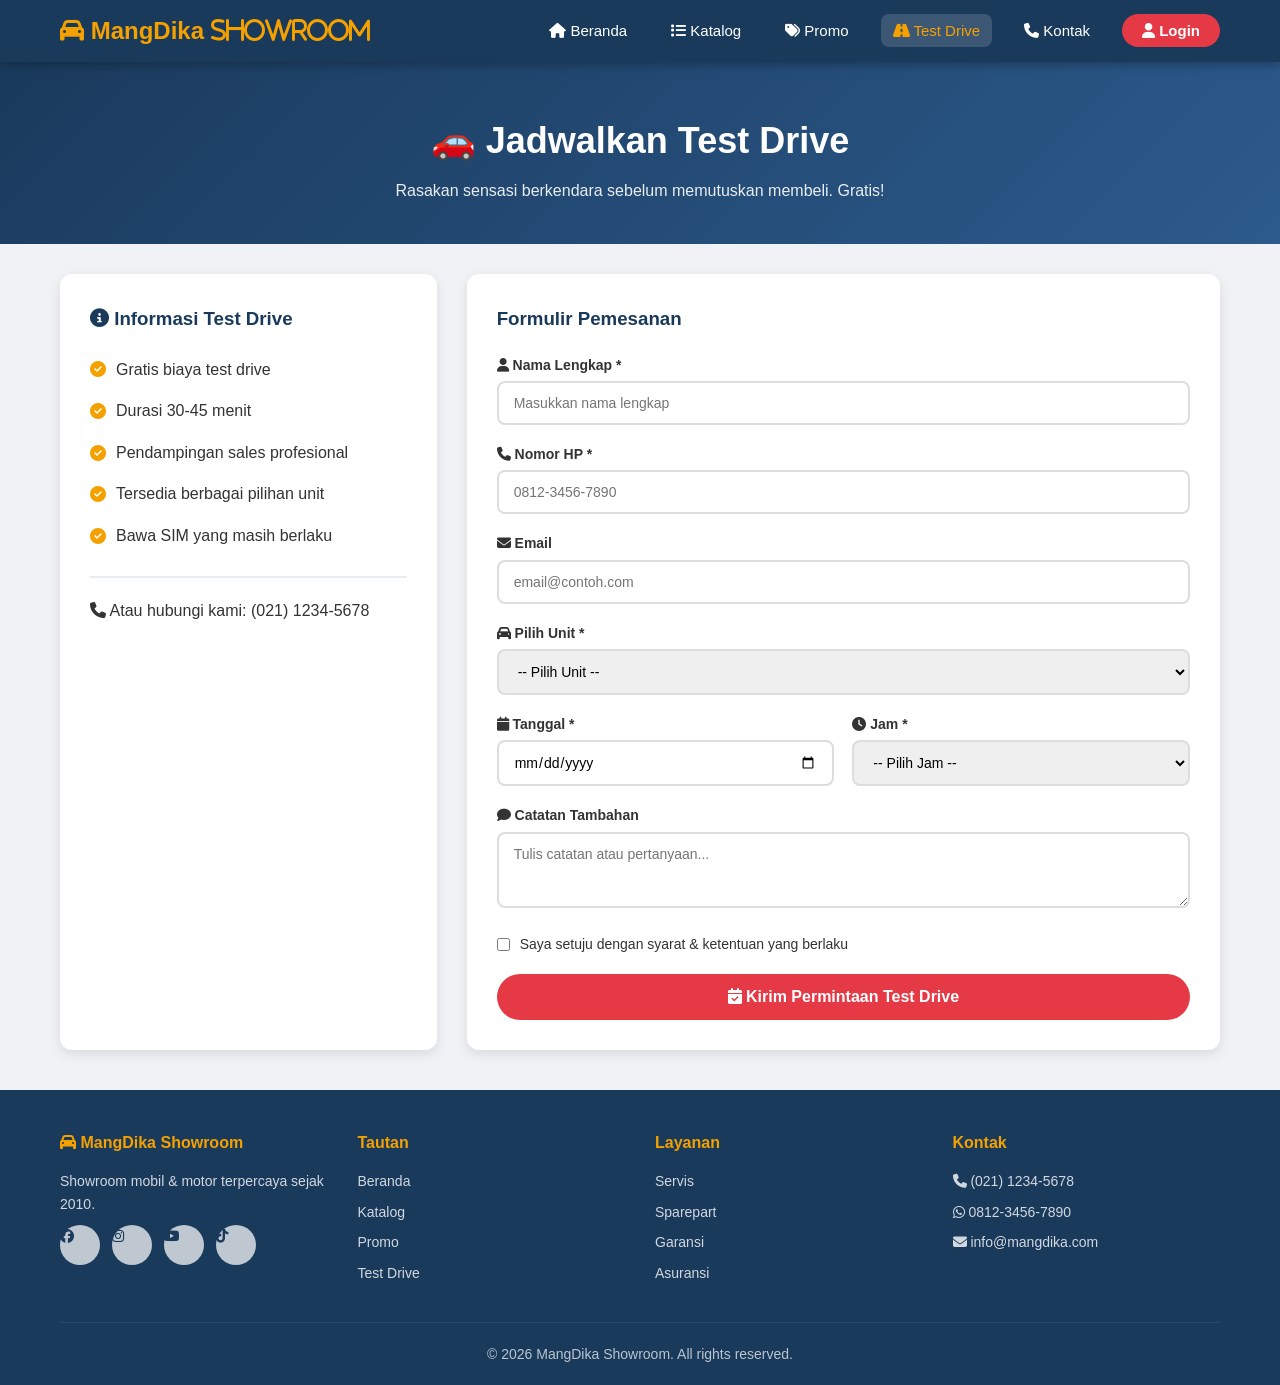
<file: testdrive.html>
<!DOCTYPE html>
<html lang="id">
<head>
    <meta charset="UTF-8">
    <meta name="viewport" content="width=device-width, initial-scale=1.0">
    <title>MangDika Showroom - Test Drive</title>
    <link rel="stylesheet" href="https://cdnjs.cloudflare.com/ajax/libs/font-awesome/6.5.0/css/all.min.css">
    <link rel="stylesheet" href="css/style.css">
</head>
<body>

    <!-- ===== NAVBAR ===== -->
    <nav class="navbar">
        <div class="container nav-container">
            <div class="logo">
                <i class="fas fa-car"><span> MangDika </span>Showroom</i>
            </div>
            <ul class="nav-menu" id="navMenu">
                <li><a href="index.html"><i class="fas fa-home"></i> Beranda</a></li>
                <li><a href="katalog.html"><i class="fas fa-list"></i> Katalog</a></li>
                <li><a href="promo.html"><i class="fas fa-tags"></i> Promo</a></li>
                <li><a href="testdrive.html" class="active"><i class="fas fa-road"></i> Test Drive</a></li>
                <li><a href="kontak.html"><i class="fas fa-phone"></i> Kontak</a></li>
                <li><a href="login.html" class="btn-login"><i class="fas fa-user"></i> Login</a></li>
            </ul>
            <div class="hamburger" id="hamburger">
                <span></span>
                <span></span>
                <span></span>
            </div>
        </div>
    </nav>

    <!-- ===== PAGE HEADER ===== -->
    <section class="page-header">
        <div class="container">
            <h1>🚗 Jadwalkan Test Drive</h1>
            <p>Rasakan sensasi berkendara sebelum memutuskan membeli. Gratis!</p>
        </div>
    </section>

    <!-- ===== FORM TEST DRIVE ===== -->
    <section class="testdrive-form">
        <div class="container">
            <div class="form-wrapper">
                <div class="form-info">
                    <h3><i class="fas fa-info-circle"></i> Informasi Test Drive</h3>
                    <ul>
                        <li><i class="fas fa-check-circle"></i> Gratis biaya test drive</li>
                        <li><i class="fas fa-check-circle"></i> Durasi 30-45 menit</li>
                        <li><i class="fas fa-check-circle"></i> Pendampingan sales profesional</li>
                        <li><i class="fas fa-check-circle"></i> Tersedia berbagai pilihan unit</li>
                        <li><i class="fas fa-check-circle"></i> Bawa SIM yang masih berlaku</li>
                    </ul>
                    <div class="form-contact">
                        <p><i class="fas fa-phone"></i> Atau hubungi kami: (021) 1234-5678</p>
                    </div>
                </div>

                <form id="testDriveForm" class="form-main">
                    <h3>Formulir Pemesanan</h3>
                    
                    <div class="form-group">
                        <label><i class="fas fa-user"></i> Nama Lengkap *</label>
                        <input type="text" id="tdNama" placeholder="Masukkan nama lengkap" required>
                    </div>

                    <div class="form-group">
                        <label><i class="fas fa-phone"></i> Nomor HP *</label>
                        <input type="tel" id="tdPhone" placeholder="0812-3456-7890" required>
                    </div>

                    <div class="form-group">
                        <label><i class="fas fa-envelope"></i> Email</label>
                        <input type="email" id="tdEmail" placeholder="email@contoh.com">
                    </div>

                    <div class="form-group">
                        <label><i class="fas fa-car"></i> Pilih Unit *</label>
                        <select id="tdUnit" required>
                            <option value="">-- Pilih Unit --</option>
                            <option value="toyota-avanza">Toyota Avanza</option>
                            <option value="toyota-innova">Toyota Innova</option>
                            <option value="honda-hrv">Honda HR-V</option>
                            <option value="honda-civic">Honda Civic</option>
                            <option value="bmw-x5">BMW X5</option>
                            <option value="vespa-primavera">Vespa Primavera</option>
                            <option value="yamaha-nmax">Yamaha NMAX</option>
                            <option value="honda-beat">Honda Beat</option>
                        </select>
                    </div>

                    <div class="form-row">
                        <div class="form-group">
                            <label><i class="fas fa-calendar"></i> Tanggal *</label>
                            <input type="date" id="tdDate" required>
                        </div>
                        <div class="form-group">
                            <label><i class="fas fa-clock"></i> Jam *</label>
                            <select id="tdTime" required>
                                <option value="">-- Pilih Jam --</option>
                                <option value="09:00">09:00</option>
                                <option value="10:00">10:00</option>
                                <option value="11:00">11:00</option>
                                <option value="13:00">13:00</option>
                                <option value="14:00">14:00</option>
                                <option value="15:00">15:00</option>
                                <option value="16:00">16:00</option>
                            </select>
                        </div>
                    </div>

                    <div class="form-group">
                        <label><i class="fas fa-comment"></i> Catatan Tambahan</label>
                        <textarea id="tdNotes" rows="3" placeholder="Tulis catatan atau pertanyaan..."></textarea>
                    </div>

                    <div class="form-group checkbox">
                        <input type="checkbox" id="tdAgree" required>
                        <label for="tdAgree">Saya setuju dengan syarat & ketentuan yang berlaku</label>
                    </div>

                    <button type="submit" class="btn btn-primary btn-block">
                        <i class="fas fa-calendar-check"></i> Kirim Permintaan Test Drive
                    </button>
                </form>
            </div>
        </div>
    </section>

    <!-- ===== FOOTER ===== -->
    <footer>
        <div class="container">
            <div class="footer-grid">
                <div>
                    <h4><i class="fas fa-car"></i> MangDika Showroom</h4>
                    <p>Showroom mobil & motor terpercaya sejak 2010.</p>
                    <div class="social-icons">
                        <a href="#"><i class="fab fa-facebook"></i></a>
                        <a href="#"><i class="fab fa-instagram"></i></a>
                        <a href="#"><i class="fab fa-youtube"></i></a>
                        <a href="#"><i class="fab fa-tiktok"></i></a>
                    </div>
                </div>
                <div>
                    <h4>Tautan</h4>
                    <a href="index.html">Beranda</a>
                    <a href="katalog.html">Katalog</a>
                    <a href="promo.html">Promo</a>
                    <a href="testdrive.html">Test Drive</a>
                </div>
                <div>
                    <h4>Layanan</h4>
                    <a href="#">Servis</a>
                    <a href="#">Sparepart</a>
                    <a href="#">Garansi</a>
                    <a href="#">Asuransi</a>
                </div>
                <div>
                    <h4>Kontak</h4>
                    <p><i class="fas fa-phone"></i> (021) 1234-5678</p>
                    <p><i class="fab fa-whatsapp"></i> 0812-3456-7890</p>
                    <p><i class="fas fa-envelope"></i> info@mangdika.com</p>
                </div>
            </div>
            <div class="footer-bottom">
                &copy; 2026 MangDika Showroom. All rights reserved.
            </div>
        </div>
    </footer>

    <script src="js/main.js"></script>
</body>
</html>
</file>
<file: css/style.css>
/* ===== RESET ===== */
* {
    margin: 0;
    padding: 0;
    box-sizing: border-box;
    font-family: 'Segoe UI', Tahoma, Geneva, Verdana, sans-serif;
}

:root {
    --primary: #1a3a5c;
    --primary-light: #2c5a8c;
    --secondary: #e63946;
    --gold: #f4a100;
    --light: #f8f9fa;
    --dark: #1e1e2f;
    --gray: #6c757d;
    --gray-light: #e9ecef;
    --shadow: 0 4px 12px rgba(0,0,0,0.1);
    --radius: 12px;
    --transition: 0.3s ease;
}

body {
    background: #f0f2f5;
    color: #333;
    line-height: 1.6;
}

a {
    text-decoration: none;
    color: inherit;
}

.container {
    max-width: 1200px;
    margin: 0 auto;
    padding: 0 20px;
}

/* ===== NAVBAR ===== */
.navbar {
    background: var(--primary);
    color: white;
    padding: 12px 0;
    position: sticky;
    top: 0;
    z-index: 1000;
    box-shadow: 0 2px 10px rgba(0,0,0,0.3);
}

.nav-container {
    display: flex;
    justify-content: space-between;
    align-items: center;
    flex-wrap: wrap;
}

.logo {
    font-size: 24px;
    font-weight: 700;
}
.logo span {
    color: var(--gold);
}
.logo i {
    color: var(--gold);
    margin-right: 8px;
}

.nav-menu {
    display: flex;
    list-style: none;
    gap: 20px;
    align-items: center;
    flex-wrap: wrap;
}

.nav-menu li a {
    font-weight: 500;
    padding: 8px 12px;
    transition: var(--transition);
    border-radius: 8px;
    font-size: 15px;
}

.nav-menu li a:hover,
.nav-menu li a.active {
    background: rgba(255,255,255,0.15);
    color: var(--gold);
}

.btn-login {
    background: var(--secondary);
    padding: 8px 20px !important;
    border-radius: 30px !important;
    font-weight: 600 !important;
}
.btn-login:hover {
    background: #c0392b !important;
    color: white !important;
}

/* ===== HAMBURGER ===== */
.hamburger {
    display: none;
    flex-direction: column;
    cursor: pointer;
    gap: 5px;
    padding: 5px;
}

.hamburger span {
    width: 28px;
    height: 3px;
    background: white;
    border-radius: 3px;
    transition: var(--transition);
}

.hamburger.active span:nth-child(1) {
    transform: rotate(45deg) translate(5px, 6px);
}
.hamburger.active span:nth-child(2) {
    opacity: 0;
}
.hamburger.active span:nth-child(3) {
    transform: rotate(-45deg) translate(5px, -6px);
}

/* ===== BUTTONS ===== */
.btn {
    display: inline-block;
    padding: 14px 35px;
    border-radius: 30px;
    font-weight: 600;
    transition: var(--transition);
    border: none;
    cursor: pointer;
    font-size: 16px;
    text-align: center;
}

.btn-primary {
    background: var(--secondary);
    color: white;
}
.btn-primary:hover {
    background: #c0392b;
    transform: scale(1.03);
}

.btn-outline {
    background: transparent;
    border: 2px solid white;
    color: white;
}
.btn-outline:hover {
    background: white;
    color: var(--primary);
}

.btn-white {
    background: white;
    color: var(--secondary);
}
.btn-white:hover {
    background: var(--gold);
    color: var(--dark);
}

.btn-block {
    width: 100%;
    display: block;
}

.btn-small {
    padding: 8px 20px;
    font-size: 14px;
}

/* ===== HERO ===== */
.hero {
    background: linear-gradient(135deg, var(--primary), #2c3e50);
    color: white;
    padding: 60px 0 40px;
    border-radius: 0 0 50px 50px;
    margin-bottom: 30px;
}

.hero-content {
    display: flex;
    justify-content: space-between;
    align-items: center;
    flex-wrap: wrap;
    gap: 30px;
}

.hero-text h1 {
    font-size: 42px;
    font-weight: 800;
    margin-bottom: 15px;
}
.hero-text h1 span {
    color: var(--gold);
}
.hero-text p {
    font-size: 18px;
    opacity: 0.9;
    margin-bottom: 25px;
    max-width: 550px;
}

.hero-badge {
    display: inline-block;
    background: var(--gold);
    color: var(--dark);
    padding: 6px 20px;
    border-radius: 30px;
    font-weight: 700;
    margin-bottom: 15px;
    font-size: 14px;
}

.hero-buttons {
    display: flex;
    gap: 15px;
    flex-wrap: wrap;
}

.hero-image {
    background: rgba(255,255,255,0.1);
    padding: 30px 50px;
    border-radius: var(--radius);
    font-size: 80px;
    backdrop-filter: blur(5px);
}
.hero-image i {
    margin: 0 10px;
}

/* ===== STATS ===== */
.stats-grid {
    display: grid;
    grid-template-columns: repeat(auto-fit, minmax(150px, 1fr));
    gap: 20px;
    margin: 30px 0 40px;
}

.stat-item {
    background: white;
    padding: 25px 20px;
    border-radius: var(--radius);
    text-align: center;
    box-shadow: var(--shadow);
}
.stat-item i {
    font-size: 35px;
    color: var(--gold);
    margin-bottom: 10px;
}
.stat-item h3 {
    font-size: 28px;
    color: var(--primary);
}
.stat-item p {
    color: var(--gray);
    font-size: 14px;
}

/* ===== SECTION TITLE ===== */
.section-title {
    text-align: center;
    margin: 50px 0 30px;
}
.section-title h2 {
    font-size: 32px;
    color: var(--primary);
}
.section-title p {
    color: var(--gray);
    margin-top: 8px;
}

/* ===== UNIT GRID ===== */
.unit-grid {
    display: grid;
    grid-template-columns: repeat(auto-fit, minmax(260px, 1fr));
    gap: 25px;
}

.unit-card {
    background: white;
    border-radius: var(--radius);
    overflow: hidden;
    box-shadow: var(--shadow);
    transition: var(--transition);
}
.unit-card:hover {
    transform: translateY(-8px);
    box-shadow: 0 12px 30px rgba(0,0,0,0.15);
}

.unit-img {
    height: 200px;
    background: var(--gray-light);
    display: flex;
    align-items: center;
    justify-content: center;
    font-size: 60px;
    color: var(--primary);
    position: relative;
}
.unit-img .tag {
    position: absolute;
    top: 10px;
    left: 10px;
    background: var(--secondary);
    color: white;
    padding: 4px 14px;
    border-radius: 20px;
    font-size: 12px;
    font-weight: 700;
}

.unit-body {
    padding: 20px;
}
.unit-body h3 {
    font-size: 20px;
    margin-bottom: 5px;
}
.unit-body .brand {
    color: var(--gray);
    font-size: 14px;
}
.unit-body .price {
    font-size: 24px;
    font-weight: 700;
    color: var(--primary);
    margin: 10px 0;
}
.unit-body .specs {
    display: flex;
    gap: 15px;
    font-size: 13px;
    color: var(--gray);
    margin-bottom: 15px;
    flex-wrap: wrap;
}
.unit-body .specs i {
    margin-right: 4px;
}
.unit-body .btn-group {
    display: flex;
    gap: 10px;
}

/* ===== ADVANTAGES ===== */
.advantages-grid {
    display: grid;
    grid-template-columns: repeat(auto-fit, minmax(180px, 1fr));
    gap: 25px;
}

.advantage-item {
    background: white;
    padding: 30px 20px;
    border-radius: var(--radius);
    text-align: center;
    box-shadow: var(--shadow);
    transition: var(--transition);
}
.advantage-item:hover {
    transform: translateY(-5px);
}
.advantage-item i {
    font-size: 40px;
    color: var(--gold);
    margin-bottom: 15px;
}
.advantage-item h4 {
    color: var(--primary);
    margin-bottom: 5px;
}
.advantage-item p {
    font-size: 14px;
    color: var(--gray);
}

/* ===== TESTIMONI ===== */
.testimoni-grid {
    display: grid;
    grid-template-columns: repeat(auto-fit, minmax(280px, 1fr));
    gap: 25px;
}

.testi-card {
    background: white;
    padding: 25px;
    border-radius: var(--radius);
    box-shadow: var(--shadow);
}
.testi-card .stars {
    color: var(--gold);
    font-size: 20px;
    margin-bottom: 10px;
}
.testi-card p {
    font-style: italic;
    margin: 10px 0 15px;
}
.testi-author {
    display: flex;
    align-items: center;
    gap: 12px;
}
.testi-author i {
    font-size: 40px;
    color: var(--gray);
}
.testi-author strong {
    display: block;
    color: var(--primary);
}
.testi-author span {
    font-size: 13px;
    color: var(--gray);
}

/* ===== CTA BANNER ===== */
.cta-banner {
    background: linear-gradient(135deg, var(--secondary), #c0392b);
    color: white;
    padding: 50px 30px;
    border-radius: var(--radius);
    text-align: center;
    margin: 50px 0;
}
.cta-banner h2 {
    font-size: 32px;
    margin-bottom: 10px;
}
.cta-banner .btn {
    margin-top: 15px;
}

/* ===== PAGE HEADER ===== */
.page-header {
    background: linear-gradient(135deg, var(--primary), var(--primary-light));
    color: white;
    padding: 50px 0 40px;
    text-align: center;
}
.page-header h1 {
    font-size: 36px;
}
.page-header p {
    opacity: 0.9;
    margin-top: 8px;
}

/* ===== FILTER ===== */
.filter-section {
    padding: 30px 0;
}

.filter-container {
    background: white;
    padding: 30px;
    border-radius: var(--radius);
    box-shadow: var(--shadow);
    display: grid;
    grid-template-columns: repeat(auto-fit, minmax(180px, 1fr));
    gap: 20px;
    align-items: end;
}

.filter-group label {
    font-weight: 600;
    font-size: 14px;
    color: var(--gray);
    display: block;
    margin-bottom: 5px;
}

.filter-group select,
.filter-group input {
    width: 100%;
    padding: 12px 15px;
    border: 2px solid #ddd;
    border-radius: 8px;
    font-size: 14px;
    background: white;
    transition: var(--transition);
}
.filter-group select:focus,
.filter-group input:focus {
    border-color: var(--primary);
    outline: none;
}

.filter-group .btn {
    width: 100%;
    padding: 12px;
}
.filter-group .btn-outline {
    border-color: var(--gray);
    color: var(--gray);
    margin-top: 8px;
}
.filter-group .btn-outline:hover {
    background: var(--gray);
    color: white;
}

/* ===== KATALOG ===== */
.katalog-header {
    display: flex;
    justify-content: space-between;
    align-items: center;
    margin-bottom: 20px;
    flex-wrap: wrap;
    gap: 10px;
}

.view-options {
    display: flex;
    gap: 8px;
}
.view-btn {
    padding: 8px 14px;
    border: 2px solid #ddd;
    background: white;
    border-radius: 8px;
    cursor: pointer;
    transition: var(--transition);
}
.view-btn.active {
    border-color: var(--primary);
    background: var(--primary);
    color: white;
}

/* ===== PAGINATION ===== */
.pagination {
    display: flex;
    justify-content: center;
    gap: 8px;
    margin-top: 30px;
}
.pagination button {
    padding: 10px 16px;
    border: 2px solid #ddd;
    background: white;
    border-radius: 8px;
    cursor: pointer;
    transition: var(--transition);
}
.pagination button.active,
.pagination button:hover {
    border-color: var(--primary);
    background: var(--primary);
    color: white;
}

/* ===== PROMO ===== */
.promo-grid {
    display: grid;
    grid-template-columns: repeat(auto-fit, minmax(300px, 1fr));
    gap: 25px;
    margin: 30px 0;
}

.promo-card {
    background: white;
    border-radius: var(--radius);
    overflow: hidden;
    box-shadow: var(--shadow);
    border-top: 5px solid var(--gold);
}
.promo-card .promo-header {
    background: linear-gradient(135deg, var(--gold), #e89400);
    color: white;
    padding: 20px;
    text-align: center;
}
.promo-card .promo-header h3 {
    font-size: 24px;
}
.promo-card .promo-body {
    padding: 20px;
}
.promo-card .promo-body .discount {
    font-size: 36px;
    font-weight: 800;
    color: var(--secondary);
}
.promo-card .promo-body .valid {
    color: var(--gray);
    font-size: 14px;
}

.terms-card {
    background: white;
    padding: 30px;
    border-radius: var(--radius);
    box-shadow: var(--shadow);
}
.terms-card h3 {
    color: var(--primary);
    margin-bottom: 15px;
}
.terms-card ul {
    list-style: none;
}
.terms-card ul li {
    padding: 8px 0;
    border-bottom: 1px solid var(--gray-light);
}
.terms-card ul li:last-child {
    border-bottom: none;
}
.terms-card ul li::before {
    content: "✓ ";
    color: var(--gold);
    font-weight: 700;
}

/* ===== TEST DRIVE FORM ===== */
.form-wrapper {
    display: grid;
    grid-template-columns: 1fr 2fr;
    gap: 30px;
    margin: 30px 0;
}

.form-info {
    background: white;
    padding: 30px;
    border-radius: var(--radius);
    box-shadow: var(--shadow);
}
.form-info h3 {
    color: var(--primary);
    margin-bottom: 15px;
}
.form-info ul {
    list-style: none;
}
.form-info ul li {
    padding: 8px 0;
    display: flex;
    align-items: center;
    gap: 10px;
}
.form-info ul li i {
    color: var(--gold);
}
.form-contact {
    margin-top: 20px;
    padding-top: 20px;
    border-top: 2px solid var(--gray-light);
}

.form-main {
    background: white;
    padding: 30px;
    border-radius: var(--radius);
    box-shadow: var(--shadow);
}
.form-main h3 {
    color: var(--primary);
    margin-bottom: 20px;
}

.form-group {
    margin-bottom: 18px;
}
.form-group label {
    font-weight: 600;
    font-size: 14px;
    display: block;
    margin-bottom: 5px;
}
.form-group input,
.form-group select,
.form-group textarea {
    width: 100%;
    padding: 12px 15px;
    border: 2px solid #ddd;
    border-radius: 8px;
    font-size: 14px;
    transition: var(--transition);
}
.form-group input:focus,
.form-group select:focus,
.form-group textarea:focus {
    border-color: var(--primary);
    outline: none;
}
.form-group textarea {
    resize: vertical;
}

.form-row {
    display: grid;
    grid-template-columns: 1fr 1fr;
    gap: 18px;
}

.form-group.checkbox {
    display: flex;
    align-items: center;
    gap: 10px;
}
.form-group.checkbox input {
    width: auto;
    margin: 0;
}
.form-group.checkbox label {
    margin: 0;
    font-weight: 400;
    font-size: 14px;
}

/* ===== KONTAK ===== */
.kontak-grid {
    display: grid;
    grid-template-columns: 1fr 1fr;
    gap: 30px;
    margin: 30px 0;
}

.kontak-info {
    background: white;
    padding: 30px;
    border-radius: var(--radius);
    box-shadow: var(--shadow);
}
.kontak-info h3 {
    color: var(--primary);
    margin-bottom: 20px;
}

.kontak-item {
    display: flex;
    gap: 15px;
    margin-bottom: 20px;
}
.kontak-icon {
    width: 50px;
    height: 50px;
    background: var(--primary);
    color: white;
    border-radius: 50%;
    display: flex;
    align-items: center;
    justify-content: center;
    font-size: 20px;
    flex-shrink: 0;
}
.kontak-item h4 {
    color: var(--primary);
    font-size: 14px;
}
.kontak-item p {
    font-size: 14px;
    color: var(--gray);
}

.social-icons {
    display: flex;
    gap: 12px;
    margin-top: 10px;
}
.social-icons a {
    width: 40px;
    height: 40px;
    background: var(--gray-light);
    border-radius: 50%;
    display: flex;
    align-items: center;
    justify-content: center;
    transition: var(--transition);
    color: var(--primary);
}
.social-icons a:hover {
    background: var(--primary);
    color: white;
}
.social-icons.large a {
    width: 50px;
    height: 50px;
    font-size: 20px;
}

.kontak-form {
    background: white;
    padding: 30px;
    border-radius: var(--radius);
    box-shadow: var(--shadow);
}
.kontak-form h3 {
    color: var(--primary);
    margin-bottom: 20px;
}

.map-container {
    background: white;
    padding: 30px;
    border-radius: var(--radius);
    box-shadow: var(--shadow);
    margin: 30px 0;
}
.map-container h3 {
    color: var(--primary);
    margin-bottom: 15px;
}
.map-placeholder {
    background: var(--gray-light);
    height: 300px;
    border-radius: var(--radius);
    display: flex;
    flex-direction: column;
    align-items: center;
    justify-content: center;
    color: var(--gray);
    font-size: 20px;
}
.map-placeholder i {
    font-size: 50px;
    margin-bottom: 10px;
    color: var(--primary);
}

/* ===== AUTH (Login/Register) ===== */
.auth-section {
    padding: 50px 0;
    min-height: 70vh;
    display: flex;
    align-items: center;
}

.auth-container {
    max-width: 480px;
    margin: 0 auto;
    background: white;
    border-radius: var(--radius);
    box-shadow: var(--shadow);
    overflow: hidden;
}

.auth-tabs {
    display: grid;
    grid-template-columns: 1fr 1fr;
}
.auth-tab {
    padding: 18px;
    border: none;
    background: var(--gray-light);
    font-size: 18px;
    font-weight: 600;
    cursor: pointer;
    transition: var(--transition);
}
.auth-tab.active {
    background: var(--primary);
    color: white;
}
.auth-tab:hover:not(.active) {
    background: #d5d8dc;
}

.auth-form {
    padding: 35px;
    display: none;
}
.auth-form.active {
    display: block;
}
.auth-form h2 {
    color: var(--primary);
    text-align: center;
}
.auth-form h2 i {
    color: var(--gold);
}
.auth-form p {
    text-align: center;
    color: var(--gray);
    margin-bottom: 25px;
}

.form-options {
    display: flex;
    justify-content: space-between;
    align-items: center;
    margin-bottom: 20px;
    font-size: 14px;
}
.forgot-password {
    color: var(--primary);
}
.forgot-password:hover {
    text-decoration: underline;
}

/* ===== PROFIL ===== */
.profil-container {
    display: grid;
    grid-template-columns: 280px 1fr;
    gap: 30px;
    margin: 30px 0;
}

.profil-sidebar {
    background: white;
    border-radius: var(--radius);
    box-shadow: var(--shadow);
    padding: 25px;
    height: fit-content;
    position: sticky;
    top: 80px;
}

.user-profile {
    text-align: center;
    padding-bottom: 20px;
    border-bottom: 2px solid var(--gray-light);
}
.user-profile .avatar i {
    font-size: 80px;
    color: var(--gray);
}
.user-profile h3 {
    margin: 10px 0 5px;
    color: var(--primary);
}
.user-profile p {
    color: var(--gray);
    font-size: 14px;
}
.user-profile .badge {
    display: inline-block;
    background: var(--gold);
    color: var(--dark);
    padding: 3px 15px;
    border-radius: 20px;
    font-size: 12px;
    font-weight: 700;
    margin-top: 8px;
}

.profil-nav {
    margin-top: 20px;
}
.profil-nav a {
    display: flex;
    align-items: center;
    gap: 12px;
    padding: 12px 15px;
    border-radius: 8px;
    transition: var(--transition);
    color: var(--gray);
    font-weight: 500;
}
.profil-nav a:hover {
    background: var(--gray-light);
}
.profil-nav a.active {
    background: var(--primary);
    color: white;
}
.profil-nav a i {
    width: 20px;
}

.profil-content {
    background: white;
    border-radius: var(--radius);
    box-shadow: var(--shadow);
    padding: 30px;
}

.profil-section-content {
    display: none;
}
.profil-section-content.active {
    display: block;
}
.profil-section-content h2 {
    color: var(--primary);
    margin-bottom: 20px;
}

.dashboard-stats {
    display: grid;
    grid-template-columns: repeat(auto-fit, minmax(150px, 1fr));
    gap: 15px;
    margin-bottom: 30px;
}
.stat-box {
    background: var(--gray-light);
    padding: 20px;
    border-radius: var(--radius);
    display: flex;
    align-items: center;
    gap: 15px;
}
.stat-box i {
    font-size: 30px;
    color: var(--gold);
}
.stat-box h3 {
    font-size: 24px;
    color: var(--primary);
}
.stat-box p {
    font-size: 13px;
    color: var(--gray);
}

.dashboard-activity ul {
    list-style: none;
}
.dashboard-activity ul li {
    padding: 12px 0;
    border-bottom: 1px solid var(--gray-light);
    display: flex;
    align-items: center;
    gap: 12px;
}
.dashboard-activity ul li i {
    color: var(--gold);
}

.table-wrapper {
    overflow-x: auto;
}
table {
    width: 100%;
    border-collapse: collapse;
}
table th {
    background: var(--gray-light);
    padding: 12px 15px;
    text-align: left;
    font-weight: 600;
    color: var(--primary);
}
table td {
    padding: 12px 15px;
    border-bottom: 1px solid var(--gray-light);
}

.status {
    padding: 4px 12px;
    border-radius: 20px;
    font-size: 12px;
    font-weight: 600;
}
.status.success {
    background: #d4edda;
    color: #155724;
}
.status.warning {
    background: #fff3cd;
    color: #856404;
}
.status.pending {
    background: #cce5ff;
    color: #004085;
}

.favorit-grid {
    display: grid;
    grid-template-columns: repeat(auto-fit, minmax(200px, 1fr));
    gap: 20px;
}
.favorit-card {
    background: var(--gray-light);
    padding: 20px;
    border-radius: var(--radius);
    text-align: center;
}
.favorit-card i {
    font-size: 40px;
    color: var(--primary);
}
.favorit-card h4 {
    margin: 10px 0 5px;
}
.favorit-card p {
    color: var(--primary);
    font-weight: 700;
}

/* ===== FOOTER ===== */
footer {
    background: var(--primary);
    color: white;
    padding: 40px 0 20px;
    margin-top: 40px;
}

.footer-grid {
    display: grid;
    grid-template-columns: repeat(auto-fit, minmax(200px, 1fr));
    gap: 30px;
}

.footer-grid h4 {
    margin-bottom: 15px;
    color: var(--gold);
}
.footer-grid p,
.footer-grid a {
    font-size: 14px;
    opacity: 0.8;
    display: block;
    margin-bottom: 8px;
}
.footer-grid a:hover {
    opacity: 1;
    color: var(--gold);
}

.footer-bottom {
    text-align: center;
    padding-top: 20px;
    border-top: 1px solid rgba(255,255,255,0.1);
    margin-top: 30px;
    font-size: 14px;
    opacity: 0.7;
}

/* ===== RESPONSIVE ===== */
@media (max-width: 992px) {
    .form-wrapper {
        grid-template-columns: 1fr;
    }
    .profil-container {
        grid-template-columns: 1fr;
    }
    .profil-sidebar {
        position: relative;
        top: 0;
    }
    .kontak-grid {
        grid-template-columns: 1fr;
    }
}

@media (max-width: 768px) {
    .hamburger {
        display: flex;
    }
    
    .nav-menu {
        display: none;
        width: 100%;
        flex-direction: column;
        padding: 20px 0;
        gap: 10px;
    }
    .nav-menu.open {
        display: flex;
    }
    .nav-menu li {
        width: 100%;
    }
    .nav-menu li a {
        display: block;
        text-align: center;
    }
    
    .hero-text h1 {
        font-size: 28px;
    }
    .hero-image {
        font-size: 50px;
        padding: 20px 30px;
    }
    
    .filter-container {
        grid-template-columns: 1fr 1fr;
    }
    
    .form-row {
        grid-template-columns: 1fr;
    }
    
    .auth-form {
        padding: 25px 20px;
    }
    
    .dashboard-stats {
        grid-template-columns: 1fr 1fr;
    }
}

@media (max-width: 480px) {
    .filter-container {
        grid-template-columns: 1fr;
    }
    .hero-buttons .btn {
        width: 100%;
    }
    .hero-text h1 {
        font-size: 22px;
    }
    .dashboard-stats {
        grid-template-columns: 1fr;
    }
    .unit-grid {
        grid-template-columns: 1fr;
    }
}
</file>
